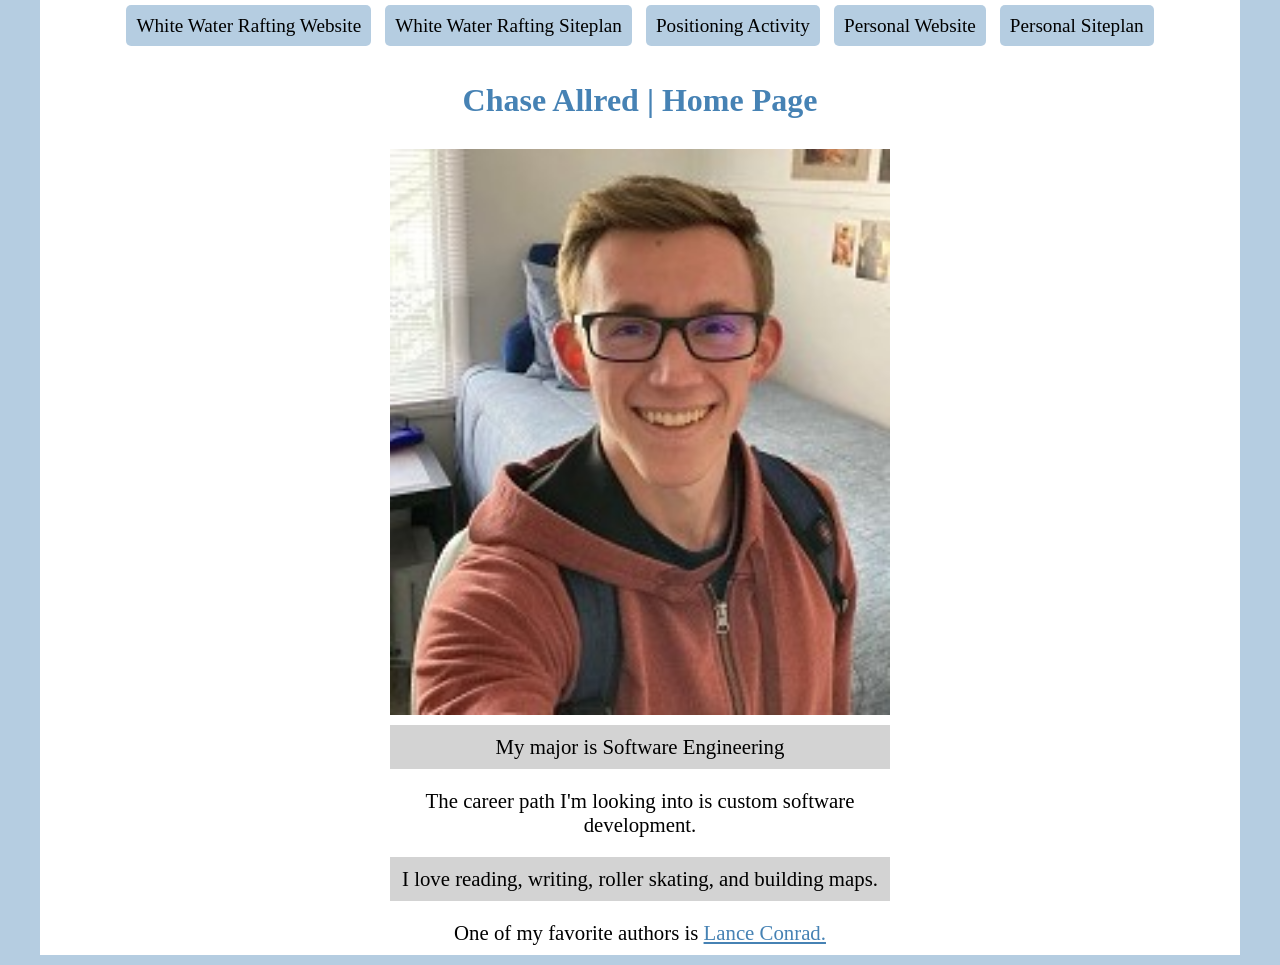
<file: index.html>
<!DOCTYPE html>
<html lang="en">
<head>
    <meta charset="UTF-8">
    <meta http-equiv="X-UA-Compatible" content="IE=edge">
    <meta name="viewport" content="width=device-width, initial-scale=1.0">
    <link rel="stylesheet" href="styles/main.css">
    <title>WDD130 Home Page</title>
</head>
<body>
    <div id="container">
        <nav>
            <a id ="active" href="wwr/index.html">White Water Rafting Website</a>
            <a href="wwr/site-plan-rafting.html">White Water Rafting Siteplan</a>
            <a href="positioning.html">Positioning Activity</a>
            <a href="novel_research/index.html">Personal Website</a>
            <a href="novel_research/site-plan.html">Personal Siteplan</a>
        </nav>      
        <div>      
            <h1>Chase Allred | Home Page</h1>     
            <img src="myphoto.jpg" alt="Image of me">
            <p class="room"> My major is Software Engineering</p>
            <p>The career path I'm looking into is custom software development. </p>
            <p class="room"> I love reading, writing, roller skating, and building maps. </p>
            <p>One of my favorite authors is <a href="https://lanceconradbooks.com/" target="_blank">Lance Conrad.</a></p>
        </div>
    </div>
</body>
</html>
</file>
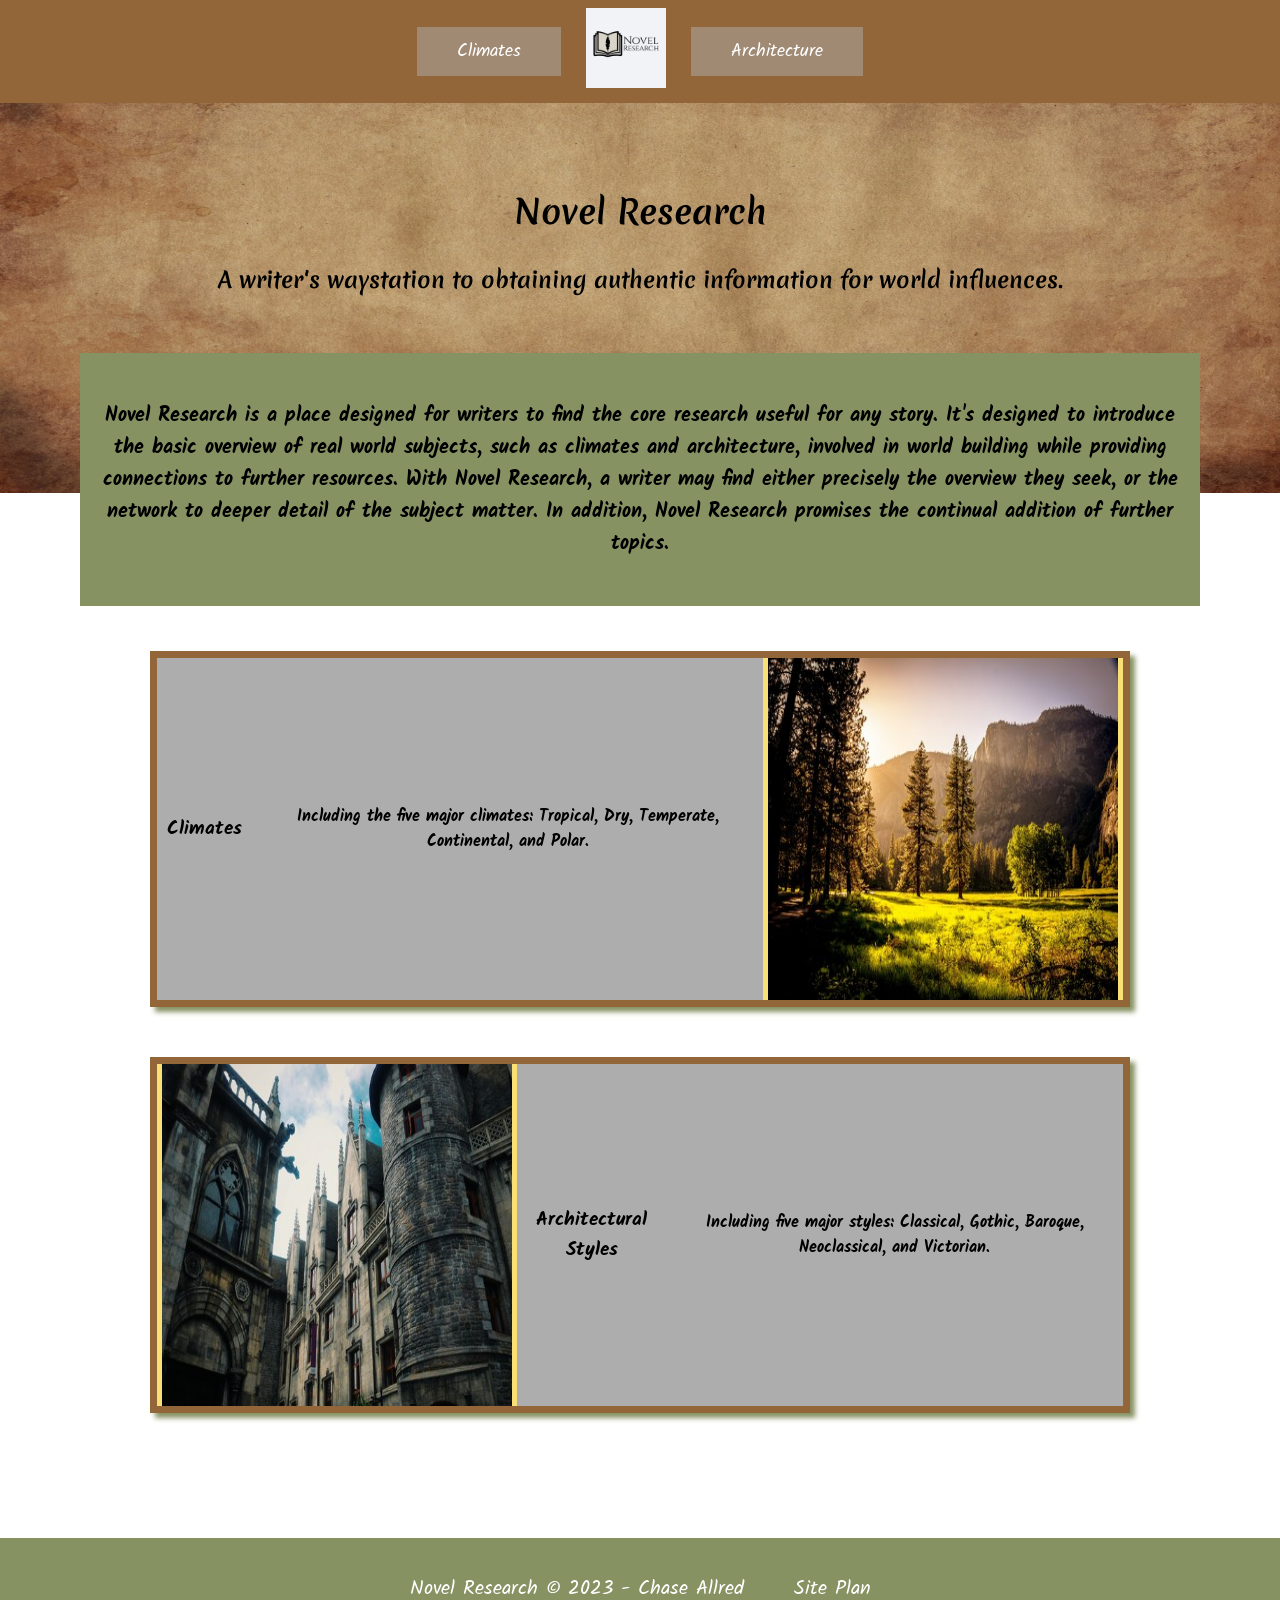
<file: novel_research/index.html>
<!DOCTYPE html>
<html lang="en">
<head>
    <meta charset="UTF-8">
    <meta http-equiv="X-UA-Compatible" content="IE=edge">
    <meta name="viewport" content="width=device-width, initial-scale=1.0">
    <title>Novel Research</title>
    <link rel="stylesheet" href="styles/styles.css">
</head>
<body>
    <div id="content">
        <header>
            <nav>
                <!-- <a href="index.html">Home</a> -->
                <a class="climate-nav" href="climates.html">Climates</a>
                <a id="logo-link" href="index.html">
                    <img class="logo" src="images/novelResearchLogo.png" alt="Novel Research Logo">
                </a>
                <a class="architecture-nav" href="architecture.html">Architecture</a>
            </nav>
        </header>

        <div id="hero">
            <div id="hero-box">
                <img id="hero-img" src="images/parchment.jpg" alt="Parchment Image">
            </div>
            <section id="hero-msg">
                <h1 class="home-title">Novel Research</h1>
                <h4>A writer's waystation to obtaining authentic information for world influences.</h4>
            </section>
        </div>
        
        <main class="home-grid">
            <div id="mission-box">
                <section id="mission-statement">
                    <h4>Novel Research is a place designed for writers to find the core research useful for any story. It's designed to introduce the basic overview of real world subjects, such as climates and architecture, involved in world building while providing connections to further resources. With Novel Research, a writer may find either precisely the overview they seek, or the network to deeper detail of the subject matter. In addition, Novel Research promises the continual addition of further topics.</h4>
                </section>
            </div>
            <section style="overflow:hidden" class="climate-card">
                <h3>Climates</h3>
                <h4>Including the five major climates: Tropical, Dry, Temperate, Continental, and Polar. </h4>
                <img class="card-img" src="images/climateOverviewResized.jpg" alt="Landscape Meadow Valley and Mountain Image">
            </section>
            
            <section style="overflow:hidden" class="architecture-card">
                <h4>Including five major styles: Classical, Gothic, Baroque, Neoclassical, and Victorian.</h4>
                <h3>Architectural Styles</h3>
                <img class="card-img" src="images/architectureOverviewResized.jpg" alt="Architecture Castle Image">
            </section>
        </main>
        
        <footer>
            <p>Novel Research &copy; 2023 - Chase Allred</p>
            <p><a href="site-plan.html">Site Plan</a></p>
        </footer>
    </div>
</body>
</html>
</file>
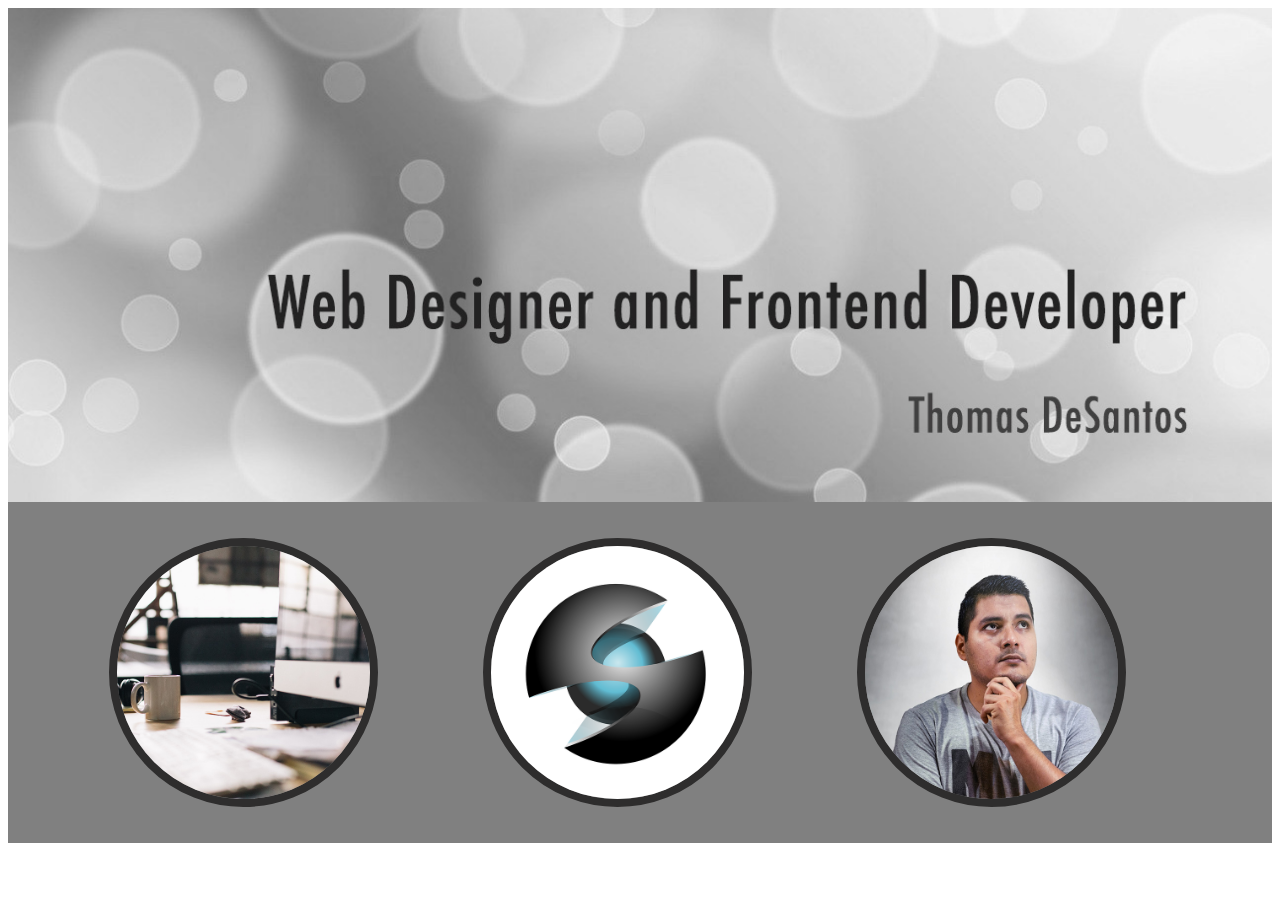
<file: w5iceChallenge/index.html>
<!DOCTYPE html>
<html lang="en">
<head>
    <meta charset="UTF-8">
    <meta http-equiv="X-UA-Compatible" content="IE=edge">
    <meta name="viewport" content="width=device-width, initial-scale=1.0">
    <link rel="stylesheet" href="styles/w5iceChallenge.css">
    <title>Document</title>
</head>
<body>
    <div id="content">
        <div id="title">
            <img class="title" src="images/titleimage_with_circles.jpg" alt="Title Image with Circles"> 
        </div>

        <main class="home-grid">
            <img class="icons" src="images/desk.jpg" alt="Desk">
            <img class="icons" src="images/graphic.png" alt="Graphic Icon">
            <img class="icons" src="images/person.jpg" alt="Person">    
        </main>        
    </div>    
</body>
</html>
</file>
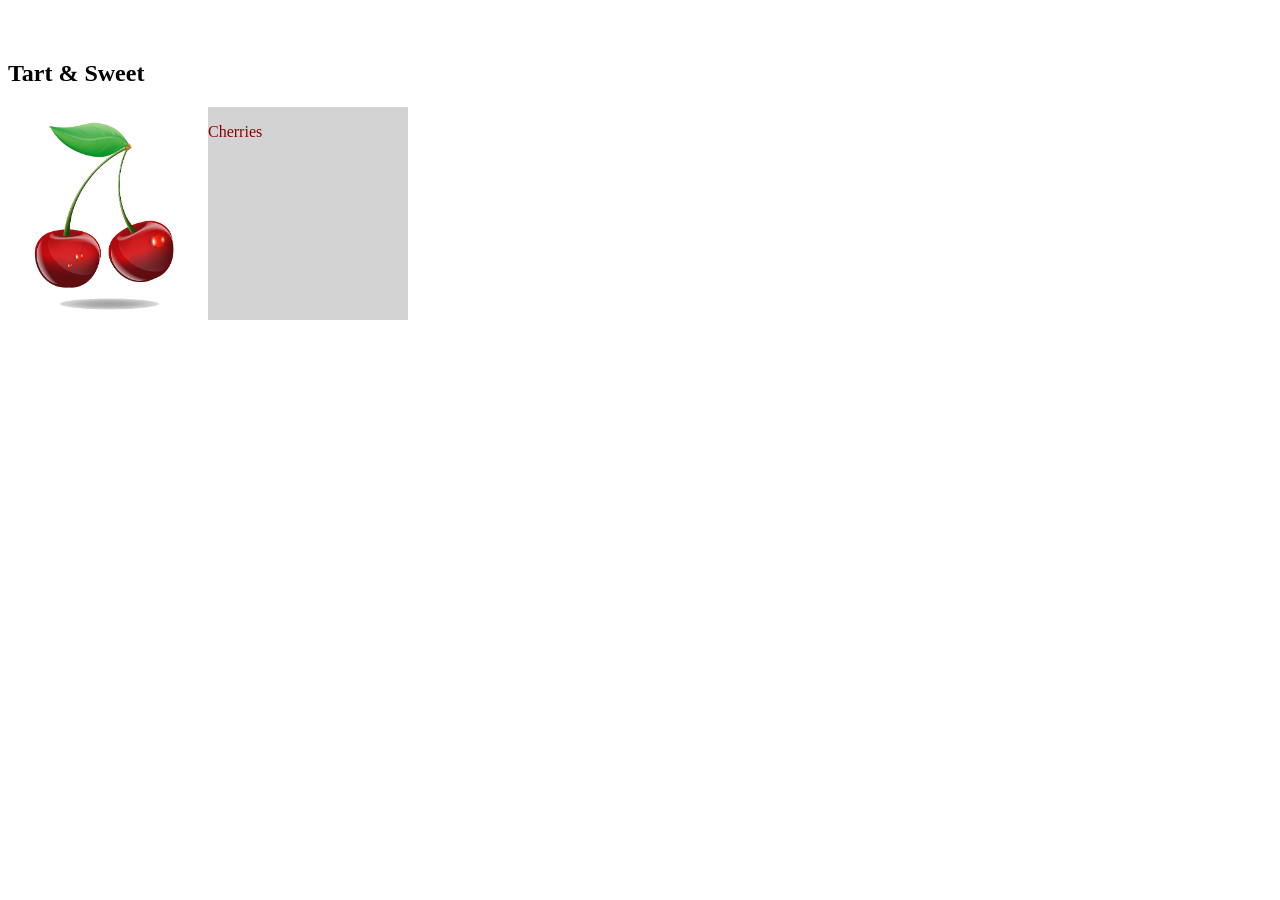
<file: w7iceChallenge/index.html>
<!DOCTYPE html>
<html lang="en">
<head>
    <meta charset="UTF-8">
    <meta http-equiv="X-UA-Compatible" content="IE=edge">
    <meta name="viewport" content="width=device-width, initial-scale=1.0">
    <link rel="stylesheet" href="styles/w7iceChallenge.css">
    <title>Tart and Sweet</title>
</head>
<body>
    <div id="content">
       
        <main class="home-grid">
            <div class="title">
                <h2>Tart & Sweet</h2>
            </div>

            <section class="left">
                <img class="cherries" src="images/cherries.png" alt="Cherries">
            </section>   
            
            <section class="right">
                <p>Cherries</p>
            </section>

        </main>

    </div>
</body>
</html>
</file>
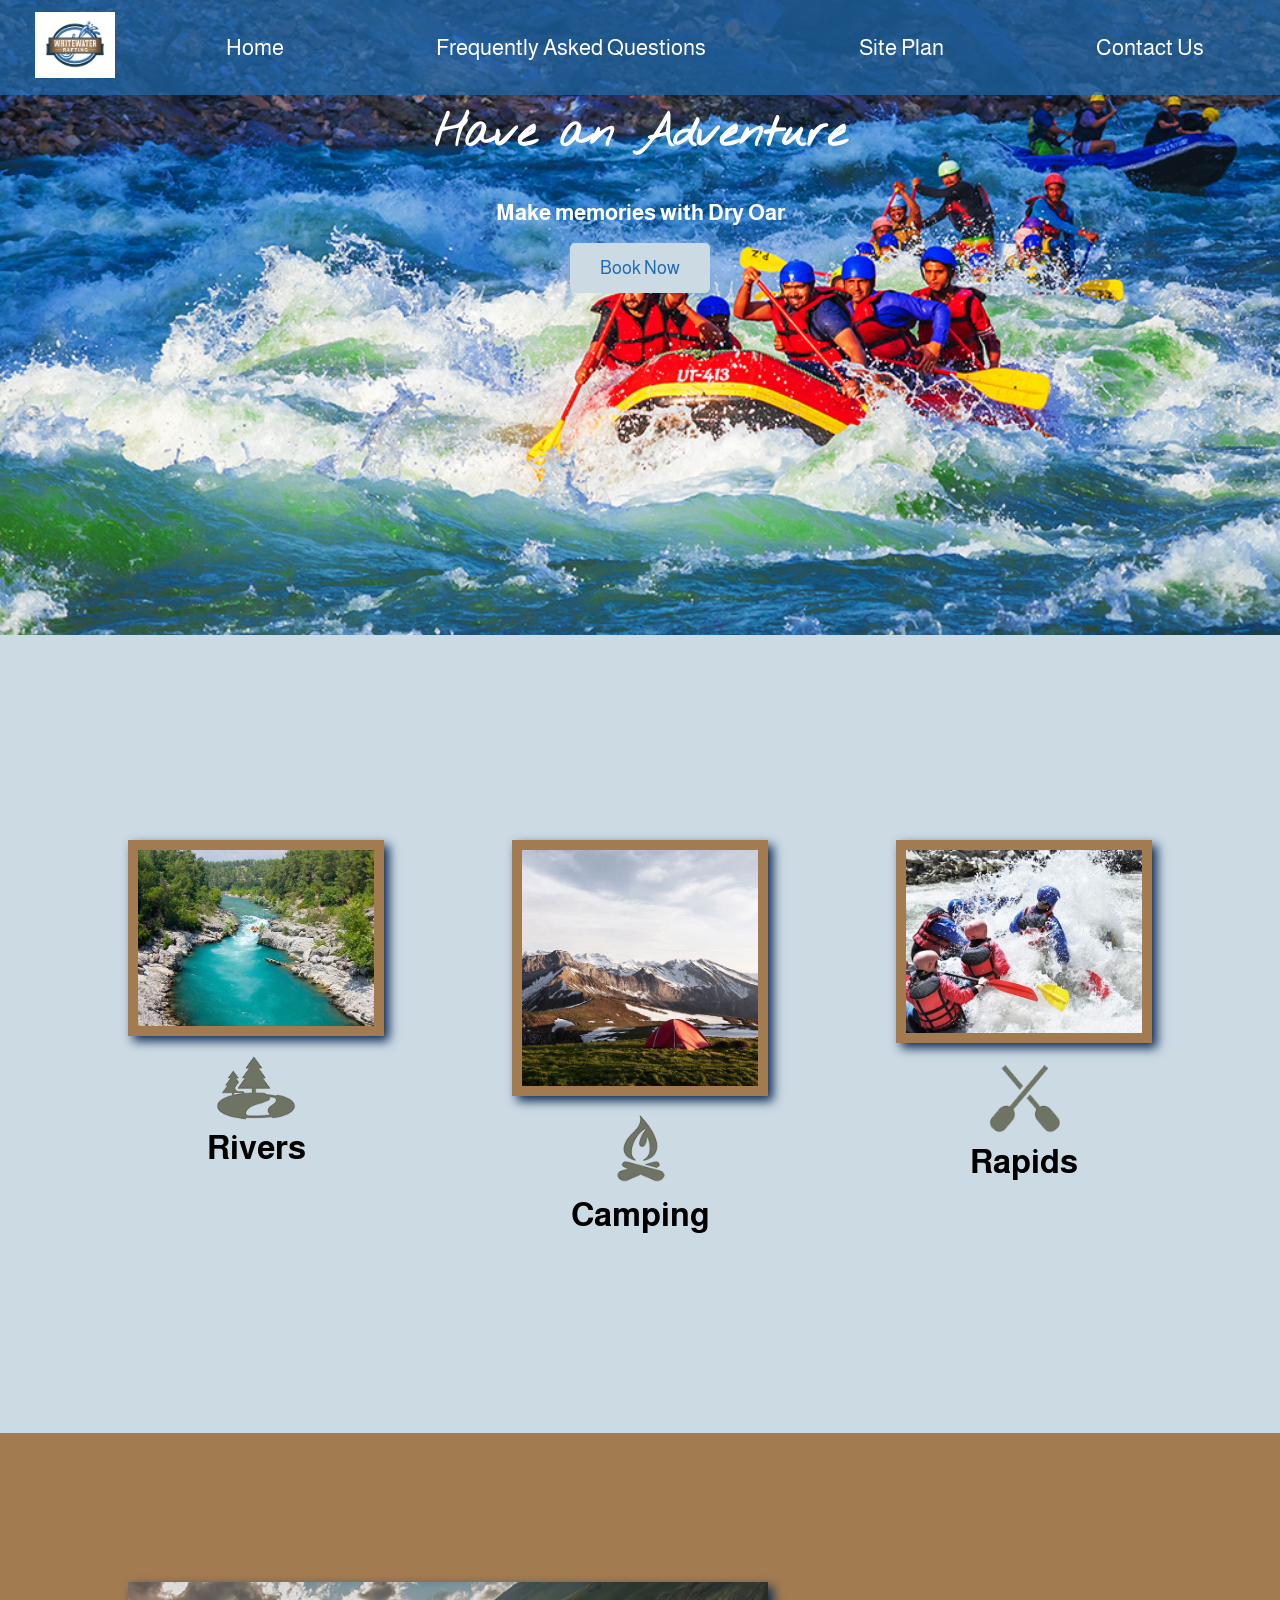
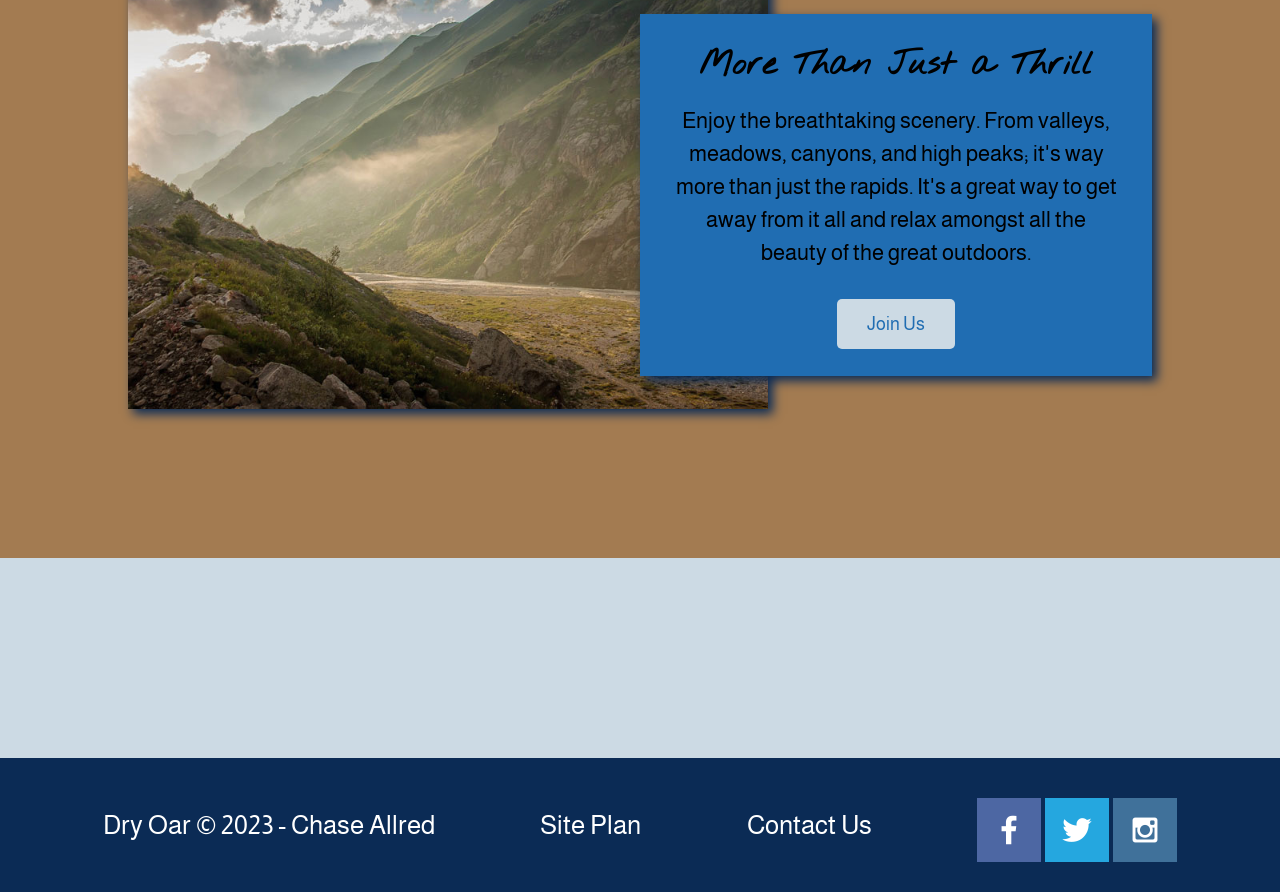
<file: wwr/index.html>
<!DOCTYPE html>
<html lang="en">
<head>
    <meta charset="UTF-8">
    <meta http-equiv="X-UA-Compatible" content="IE=edge">
    <meta name="viewport" content="width=device-width, initial-scale=1.0">
    <link rel="stylesheet" href="styles/style.css">
    <title>Whitewater Rafting Escapes | Dry Oar Adventures | Home</title>
</head>
<body>
    <div id="content">
        <header>
            <a id="logo_link" href="index.html">
                <img class="logo" src="images/logo.jpg" alt="Dry Oar Logo">
            </a>
            <nav>
                <a href="index.html">Home</a>
                <a href="faq.html">Frequently Asked Questions</a>
                <a href="site-plan-rafting.html">Site Plan</a>
                <a href="contactus.html">Contact Us</a>
            </nav>
        </header> 

        <div id="hero">
            <div id="hero-box">
                <img id="hero-img" src="images/hero.jpg" alt="People enjoying rafting">
            </div>
            <section id="hero-msg">
                <h1 class="home-title">Have an Adventure</h1>
                <h4>Make memories with Dry Oar</h4>
                <div class="button-box">
                    <a class="book" href="contactus.html">Book Now</a>
                </div>
            </section>
        </div>

        <main class="home-grid">
            <section class="rivers-card">
                <img class="card-img" src="images/rivers.jpg" alt="river in forest">
                <img class="icon" src="images/river_icon.png" alt="river icon">
                <h2>Rivers</h2>
            </section>
            <section class="camping-card">
                <img class="card-img" src="images/camping.jpg" alt="tent in mountains">
                <img class="icon" src="images/fire_icon.png" alt="fire icon">
                <h2>Camping</h2>
            </section>
            <section class="rapids-card">
                <img class="card-img" src="images/rapids.jpg" alt="rafting boat">
                <img class="icon" src="images/oars.png" alt="oars icon">
                <h2>Rapids</h2>
            </section>
            <div id="background"></div>
            <img class="mountains" src="images/mountains.jpg" alt="canyon">
            <section class="msg">
                <h2>More Than Just a Thrill</h2>
                <p>Enjoy the breathtaking scenery. From valleys, meadows, canyons, and high peaks; it's way more than just the rapids. It's a great way to get away from it all and relax amongst all the beauty of the great outdoors.</p>
                <a class='join' href="rivers.html">Join Us</a>
            </section>
        </main>

        <footer>
            <p>Dry Oar &copy; 2023 - Chase Allred</p>
            <p><a href="site-plan-rafting.html">Site Plan</a></p>
            <p><a href="contactus.html">Contact Us</a></p>
            <div class="social">
                <a href="https://facebook.com" target="_blank">
                    <img src="images/facebook.png" alt="fb icon">
                </a>
                <a href="https://twitter.com" target="_blank">
                    <img src="images/twitter.png" alt="twitter icon">
                </a>
                <a href="https://instagram.com" target="_blank">
                    <img src="images/instagram.png" alt="instagram icon">
                </a>
            </div>
        </footer>
    </div>
</body>
</html>
</file>
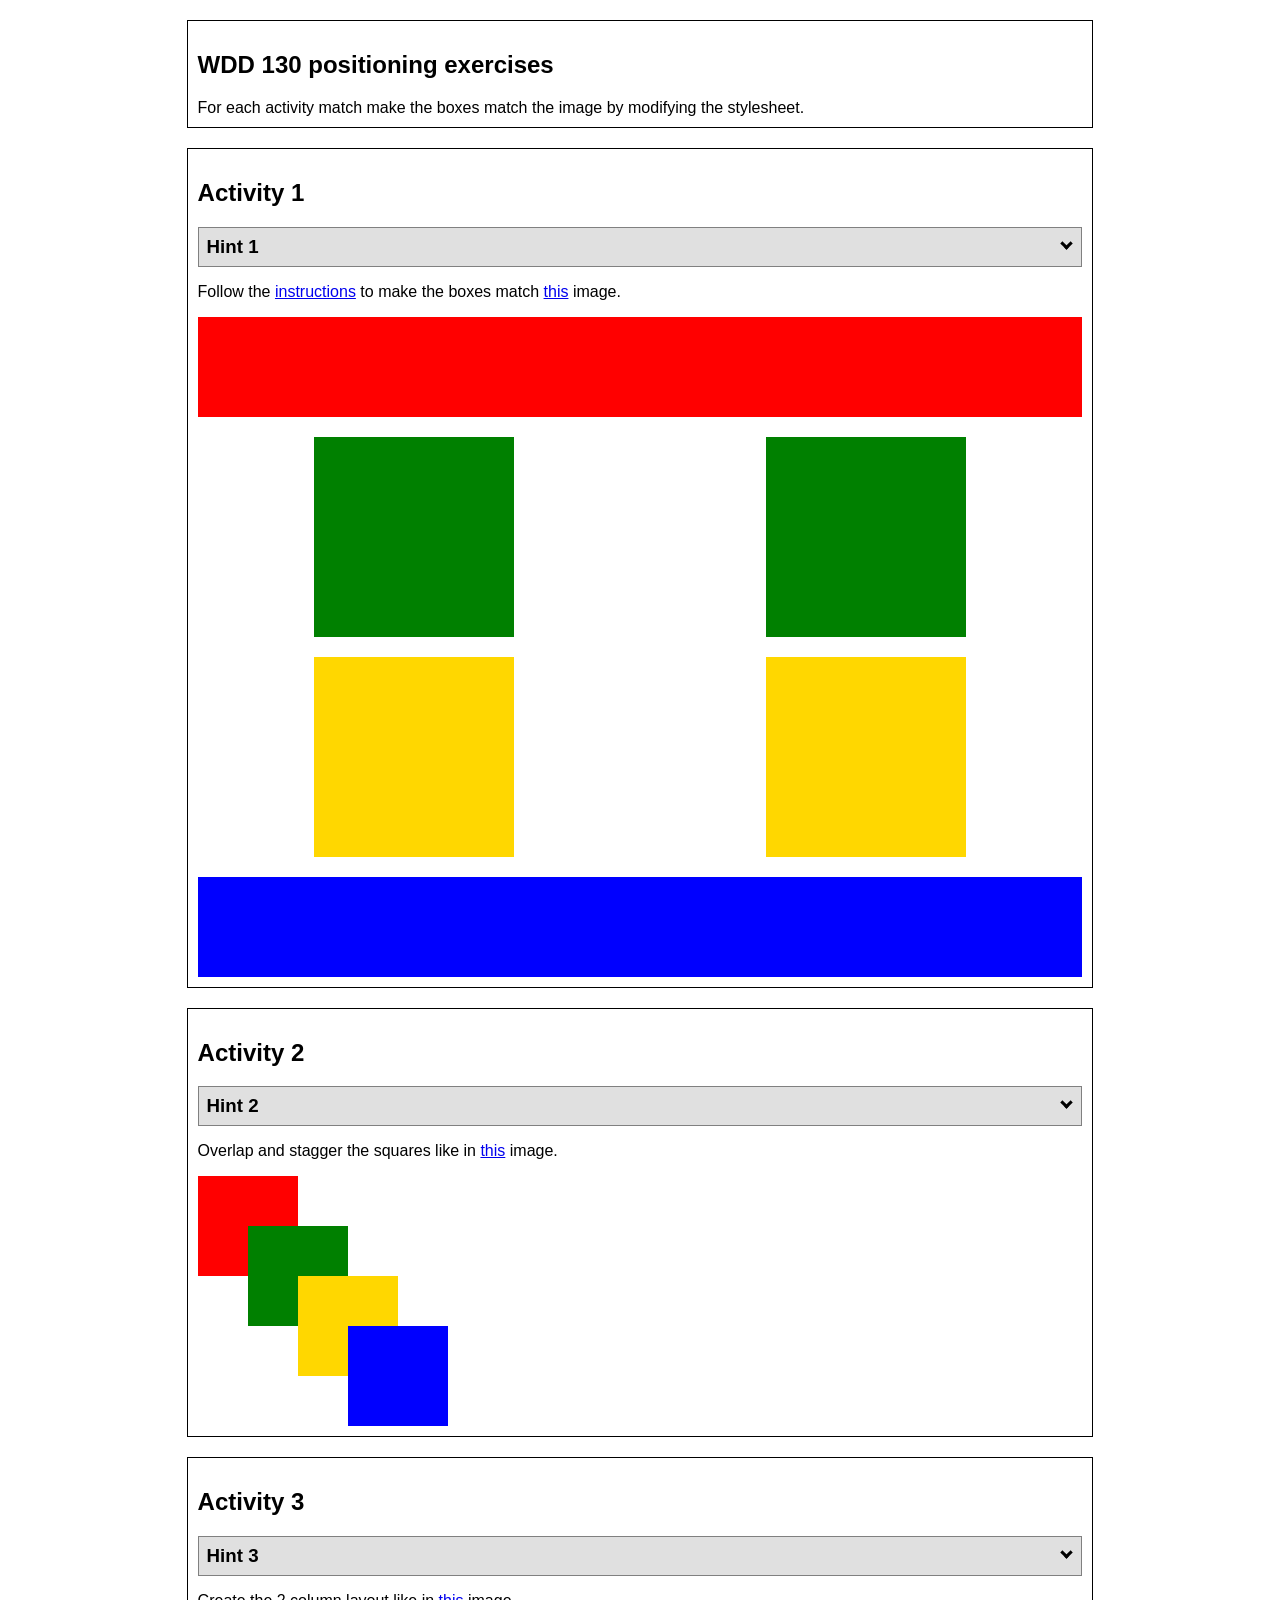
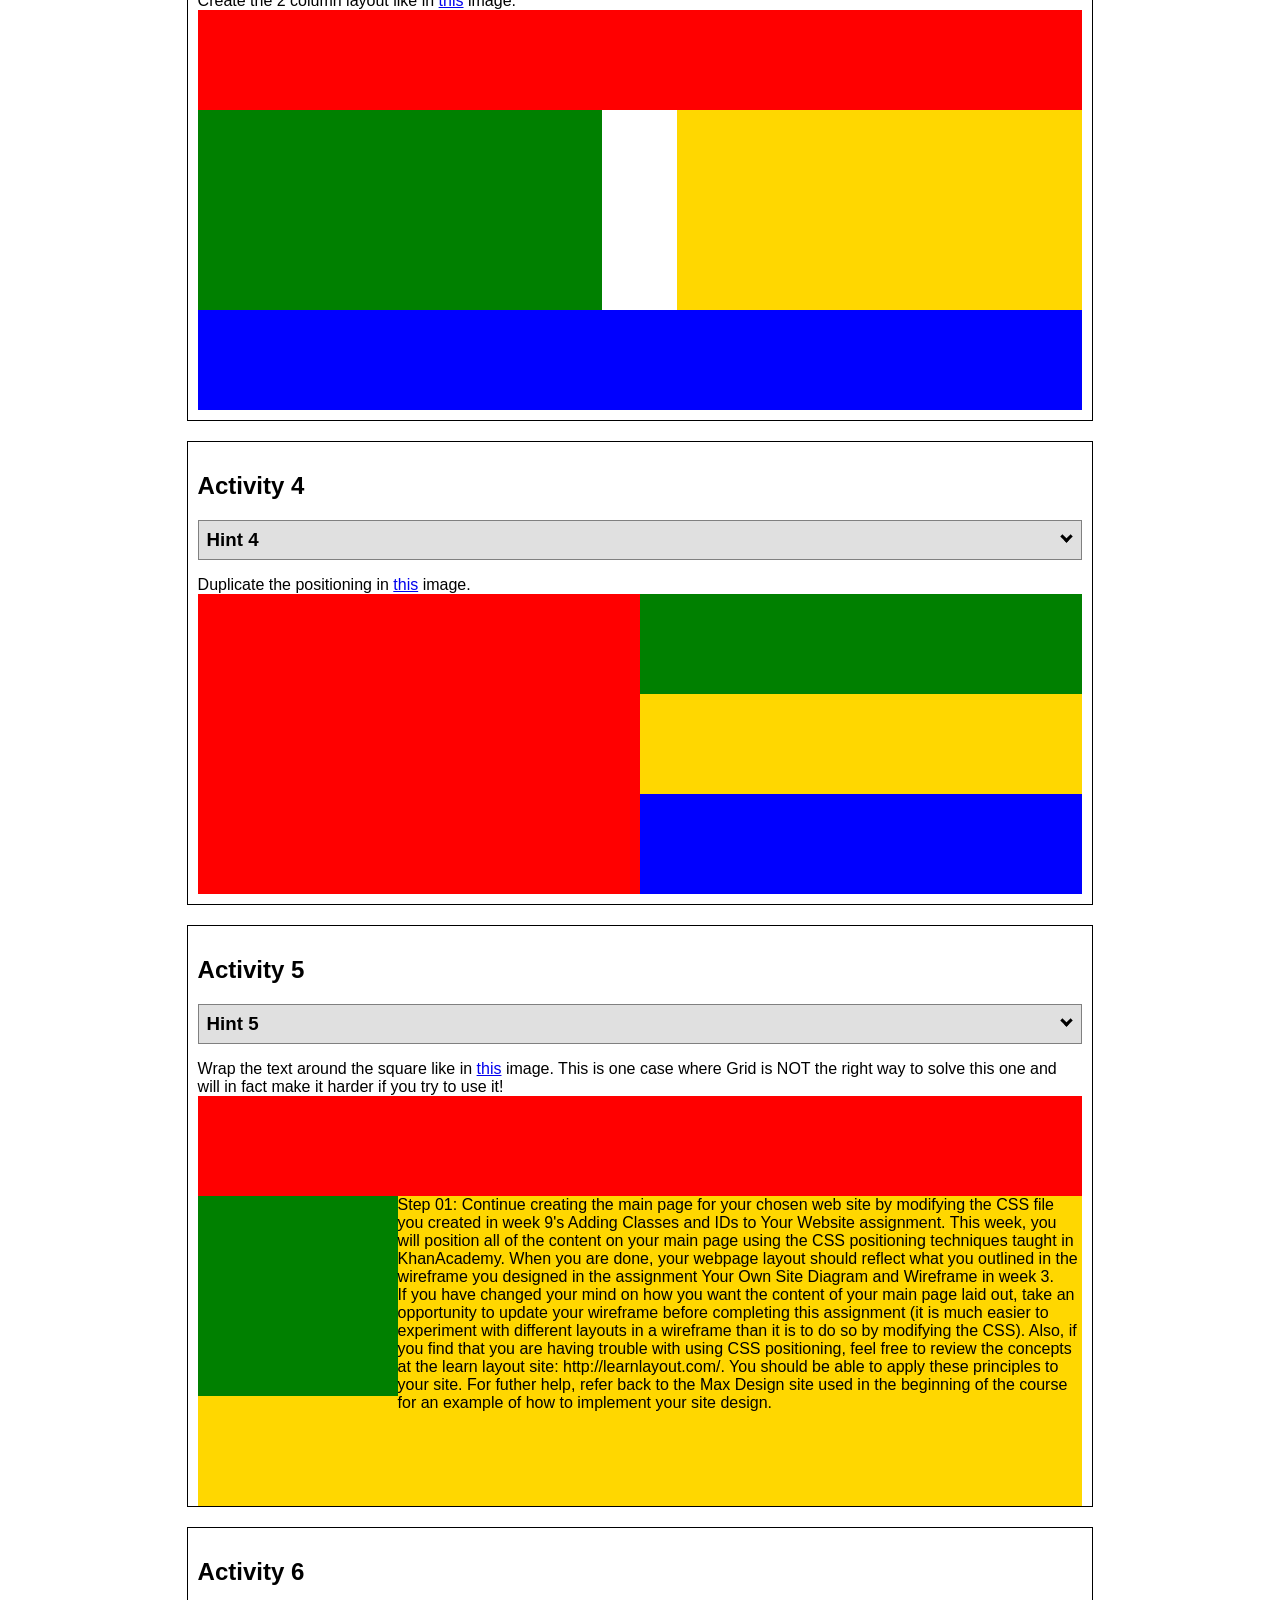
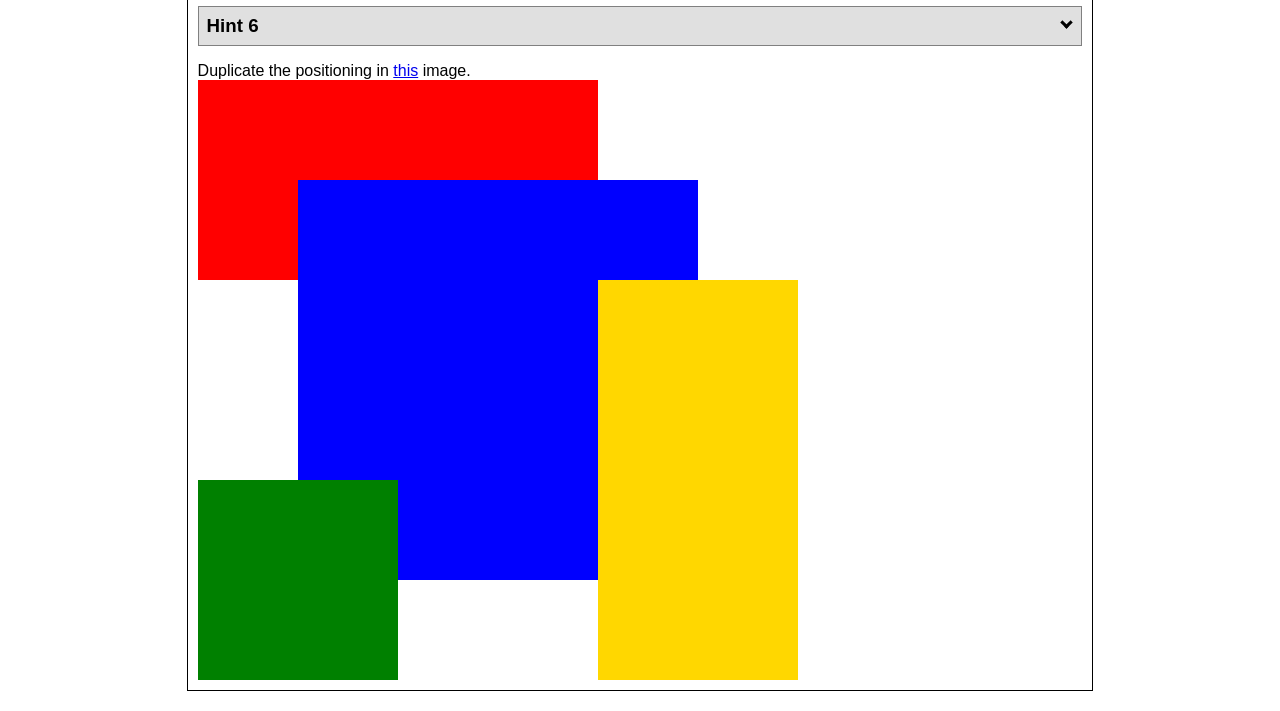
<file: positioning.html>
<!DOCTYPE html>
<html lang="en">
  <head>
    <!-- HTML - Name: positioning.html -->
    <title>Positioning Activity</title>
    <link rel="stylesheet" type="text/css" href="positionstyles.css" />
  </head>
  <body>
    <div class="activity">
      <h2>WDD 130 positioning exercises</h2>
      For each activity match make the boxes match the image by modifying the stylesheet.</div>
    <div class="activity">
      <h2>Activity 1</h2>
      <section class="hint"><input type="checkbox" ><i></i> <h3>Hint 1</h3><div><p>Check out the <a href="https://byui-wdd.github.io/wdd130/activities/w06-css-positioning.html" target="_blank">activity instructions</a> in Ilearn!</p></div></section>
      <p>Follow the <a href="https://byui-wdd.github.io/wdd130/activities/w06-css-positioning.html" target="_blank">instructions</a> to make the boxes match  <a href="https://byui-wdd.github.io/wdd130/images/example1.png" target="_blank">this</a> image.</p>
      <div class="content1" >
        <div class="red1" ></div>
        <div class="green1" ></div>
        <div class="green1" ></div>
        <div class="yellow1"></div>
        <div class="yellow1"></div>
        <div class="blue1"></div>
      </div>
    </div>
    <div class="activity">
      <h2>Activity 2</h2>
      <section class="hint"><input type="checkbox" > <h3>Hint 2</h3><i></i><div>
      <ul>
      <li>grid-template-columns: 50px 50px 50px 50px 50px </li></ul></div></section>
      <p>Overlap and stagger the squares like in <a href="https://byui-wdd.github.io/wdd130/images/example2.png" target="_blank">this</a> image.</p>
      <div class="content2" >
        <div class="red2" ></div>
        <div class="green2" ></div>
        <div class="yellow2"></div>
        <div class="blue2"></div>
      </div>
    </div>
    <div class="activity">
      <h2>Activity 3</h2>
      <section class="hint"><input type="checkbox" > <h3>Hint 3</h3><i></i><div><p>This one is going to be best solved with CSS Grid. Remember to make the boxes the right width first...then start moving them around. </p><h4>Properties used:</h4><ul><li>display:grid;</li><li>grid-template-columns:</li><li>grid-column-gap:</li>
        <li>grid-column:</li>  </ul></div></section>
      Create the 2 column layout like in <a href="https://byui-wdd.github.io/wdd130/images/example3.png" target="_blank">this</a>  image.
      <div class="content3" >
        <div class="red3" ></div>
        <div class="green3" ></div>
        <div class="yellow3"></div>
        <div class="blue3"></div>
      </div>
    </div>
    <div class="activity">
      <h2>Activity 4</h2>
      <section class="hint"><input type="checkbox" > <h3>Hint 4</h3><i></i><div><p>For the others we have been primarily concerned with width. For this one you will need to adjust height as well. </p><h4>Properties used:</h4><ul><li>display:grid;</li><li>grid-template-columns:</li><li>grid-row:</li></ul></div></section>
      Duplicate the positioning in <a href="https://byui-wdd.github.io/wdd130/images/example4.png" target="_blank">this</a> image. 
      <div class="content4" >
        <div class="red4" ></div>
        <div class="green4" ></div>
        <div class="yellow4"></div>
        <div class="blue4"></div>
      </div>
    </div>

    <div class="activity">
      <h2>Activity 5</h2>
      <section class="hint"><input type="checkbox" > <h3>Hint 5</h3><i></i><div><p>Grid is <strong>not</strong> the right way to do this.  In fact there is only one way to really do that...and that is with float. Remember that we float the thing we want the text to wrap around.  Also remember to start by making all the shapes the right size and shape.</p><h4>Properties used:</h4><ul><li>float: left;</li></ul></div></section>
      Wrap the text around the square like in <a href="https://byui-wdd.github.io/wdd130/images/example5.png" target="_blank">this</a> image. This is one case where Grid is NOT the right way to solve this one and will in fact make it harder if you try to use it!
      <div class="content5" >
        <div class="red5" ></div>
        <div class="green5" ></div>
        <div class="yellow5">Step 01: Continue creating the main page for your chosen web site by modifying the CSS file you created in week 9's Adding Classes and IDs to Your Website assignment. This week, you will position all of the content on your main page using the CSS positioning techniques taught in KhanAcademy. When you are done, your webpage layout should reflect what you outlined in the wireframe you designed in the assignment Your Own Site Diagram and Wireframe in week 3. <br />
          If you have changed your mind on how you want the content of your main page laid out, take an opportunity to update your wireframe before completing this assignment (it is much easier to experiment with different layouts in a wireframe than it is to do so by modifying the CSS). Also, if you find that you are having trouble with using CSS positioning, feel free to review the concepts at the learn layout site: http://learnlayout.com/. You should be able to apply these principles to your site. For futher help, refer back to the Max Design site used in the beginning of the course for an example of how to implement your site design.</div>
        <div class="blue5"></div>
      </div>
    </div>
    <div class="activity">
      <h2>Activity 6</h2>
      <section class="hint"><input type="checkbox" > <h3>Hint 6</h3><i></i><div><p>This one is all about visualizing the grid behind the layout. If you are having a hard time doing that first: all the sizes are even multiples of 100, and second here is another example with the lines drawn: <a href="https://byui-wdd.github.io/wdd130/images/example6-hint.png" target="_blank">example 6 with lines</a>. For this one you will find it easiest if you use px for the column width. You can also use <kbd>z-index</kbd> to control the element layering.    </p><h4>Properties used:</h4><ul><li>display:grid;</li><li>grid-template-columns:</li><li>grid-column:</li><li>grid-row:</li><li><a href="https://www.w3schools.com/cssref/pr_pos_z-index.asp" target="_blank">z-index:</a></li></ul></div></section>
      Duplicate the positioning in <a href="https://byui-wdd.github.io/wdd130/images/example6.png" target="_blank">this</a> image.
      <div class="content6" >
        <div class="red6" ></div>
        <div class="green6" ></div>
        <div class="yellow6"></div>
        <div class="blue6"></div>
      </div>
    </div>
  </body>
</html>
</file>
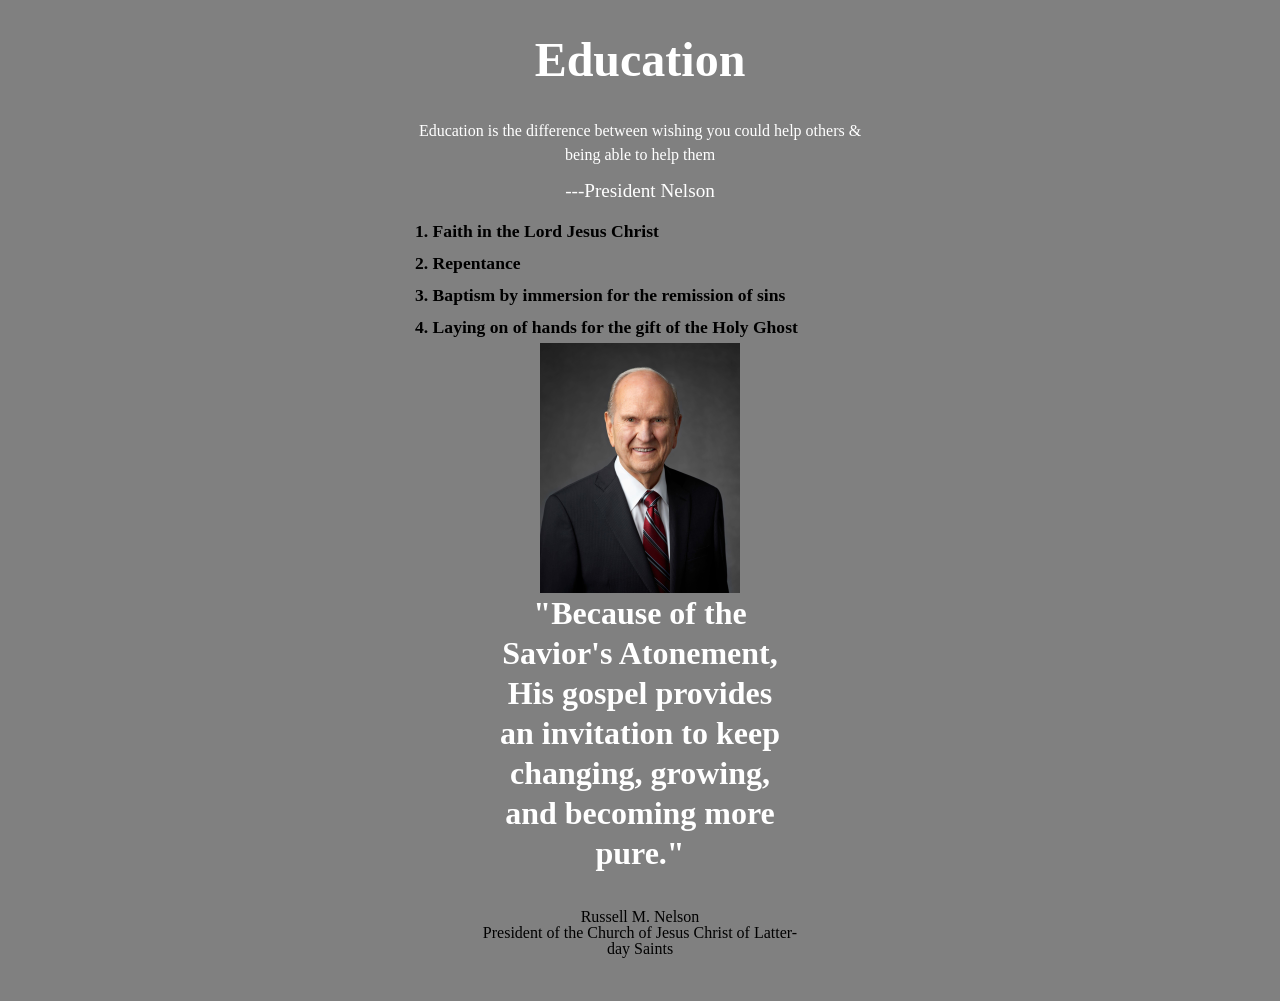
<file: iceChallenge/icechallenge.html>
<!DOCTYPE html>
<html lang="en">
<head>
    <meta charset="UTF-8">
    <meta http-equiv="X-UA-Compatible" content="IE=edge">
    <meta name="viewport" content="width=device-width, initial-scale=1.0">
    <link rel="stylesheet" href="styles/icechallenge.css">
    <title>President Nelson</title>
</head>
<body>
    <div id="container">
        <div>
            <h1>Education</h1>
            <p class="opening"> Education is the difference between wishing you could help others & being able to help them</p>
            <p class="author">---President Nelson</p>

            <p class="list">1. Faith in the Lord Jesus Christ</p>
            <p class="list">2. Repentance</p>
            <p class="list">3. Baptism by immersion for the remission of sins</p>
            <p class="list">4. Laying on of hands for the gift of the Holy Ghost</p>

            <div id="prophet">
                <img src="images/presidentNelson.jpeg" alt="President Nelson">
            </div>

            <h2>"Because of the Savior's Atonement, His gospel provides an invitation to keep changing, growing, and becoming more pure."</h2>
            <br>
            <br>

            <p class="authorName">Russell M. Nelson</p>
            <p class="authorName">President of the Church of Jesus Christ of Latter-day Saints</p>
            <br>
            <br>
        </div>
    </div>
</body>
</html>
</file>
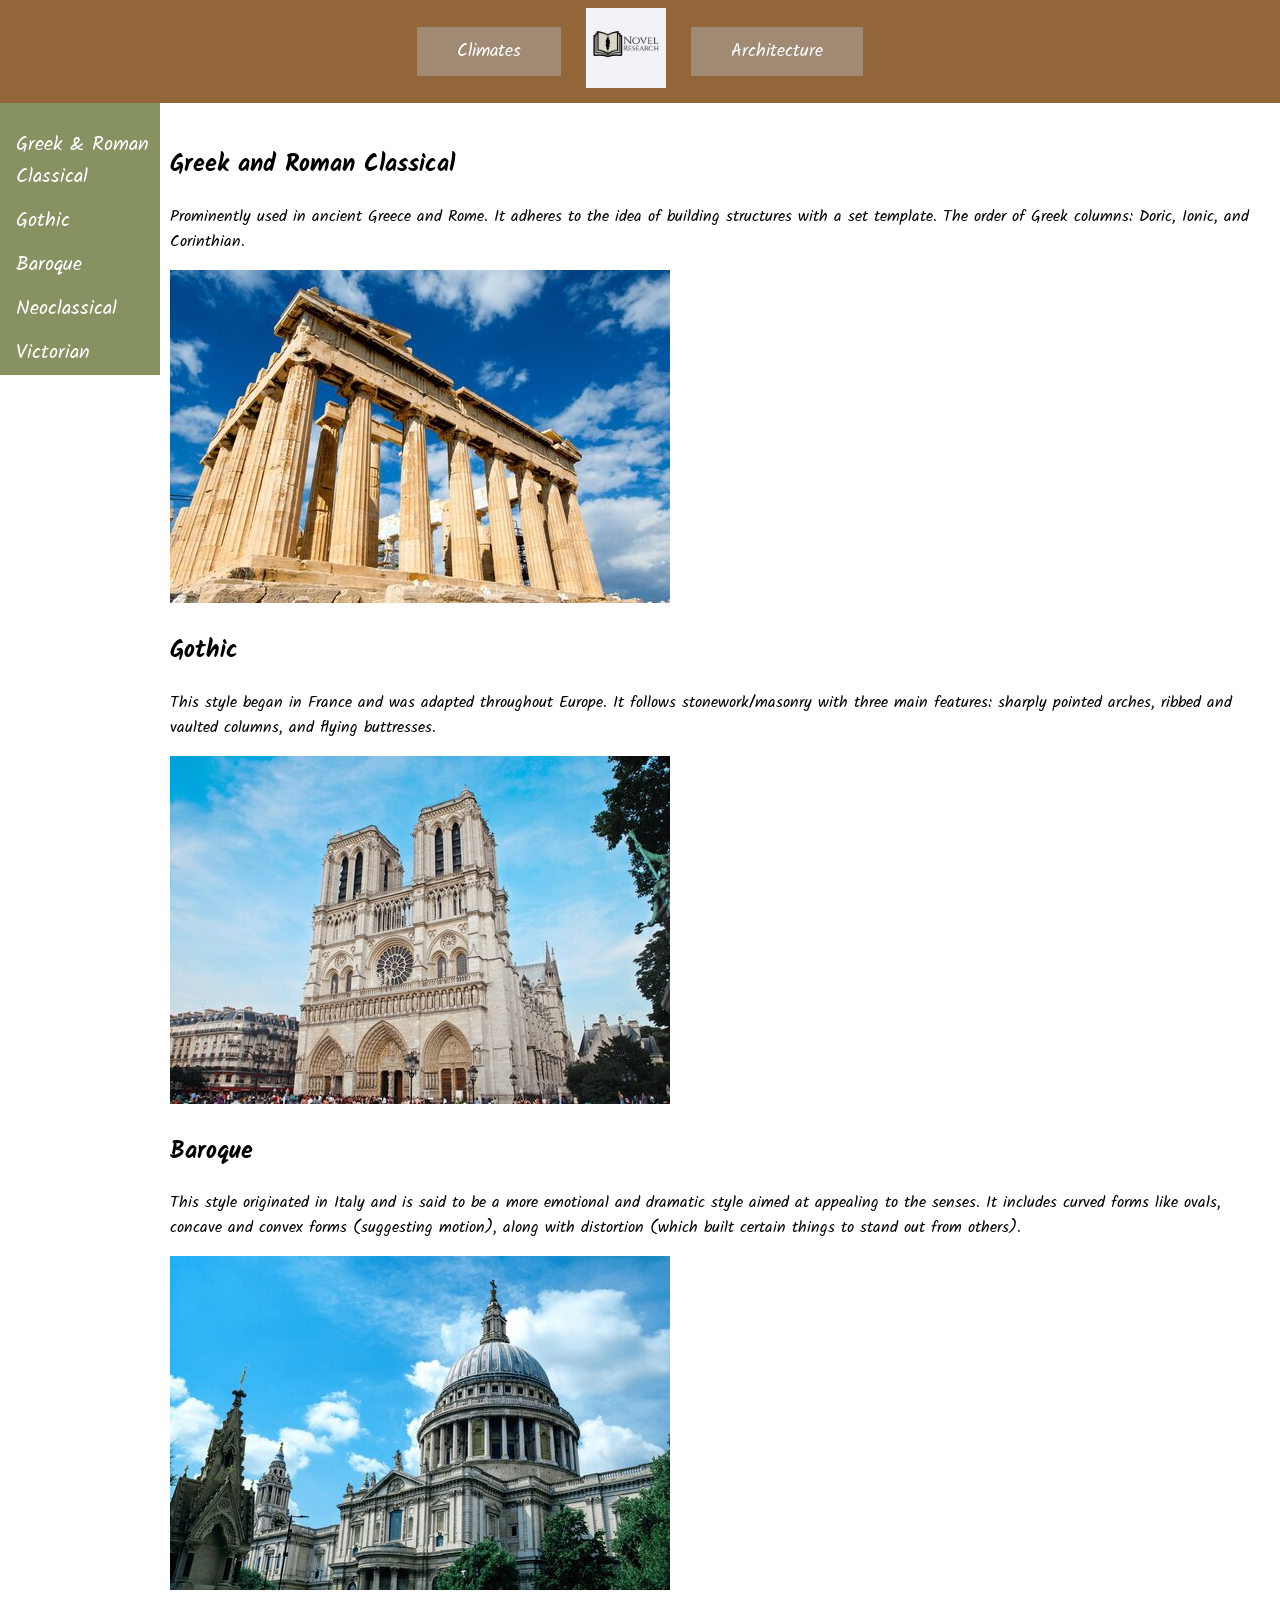
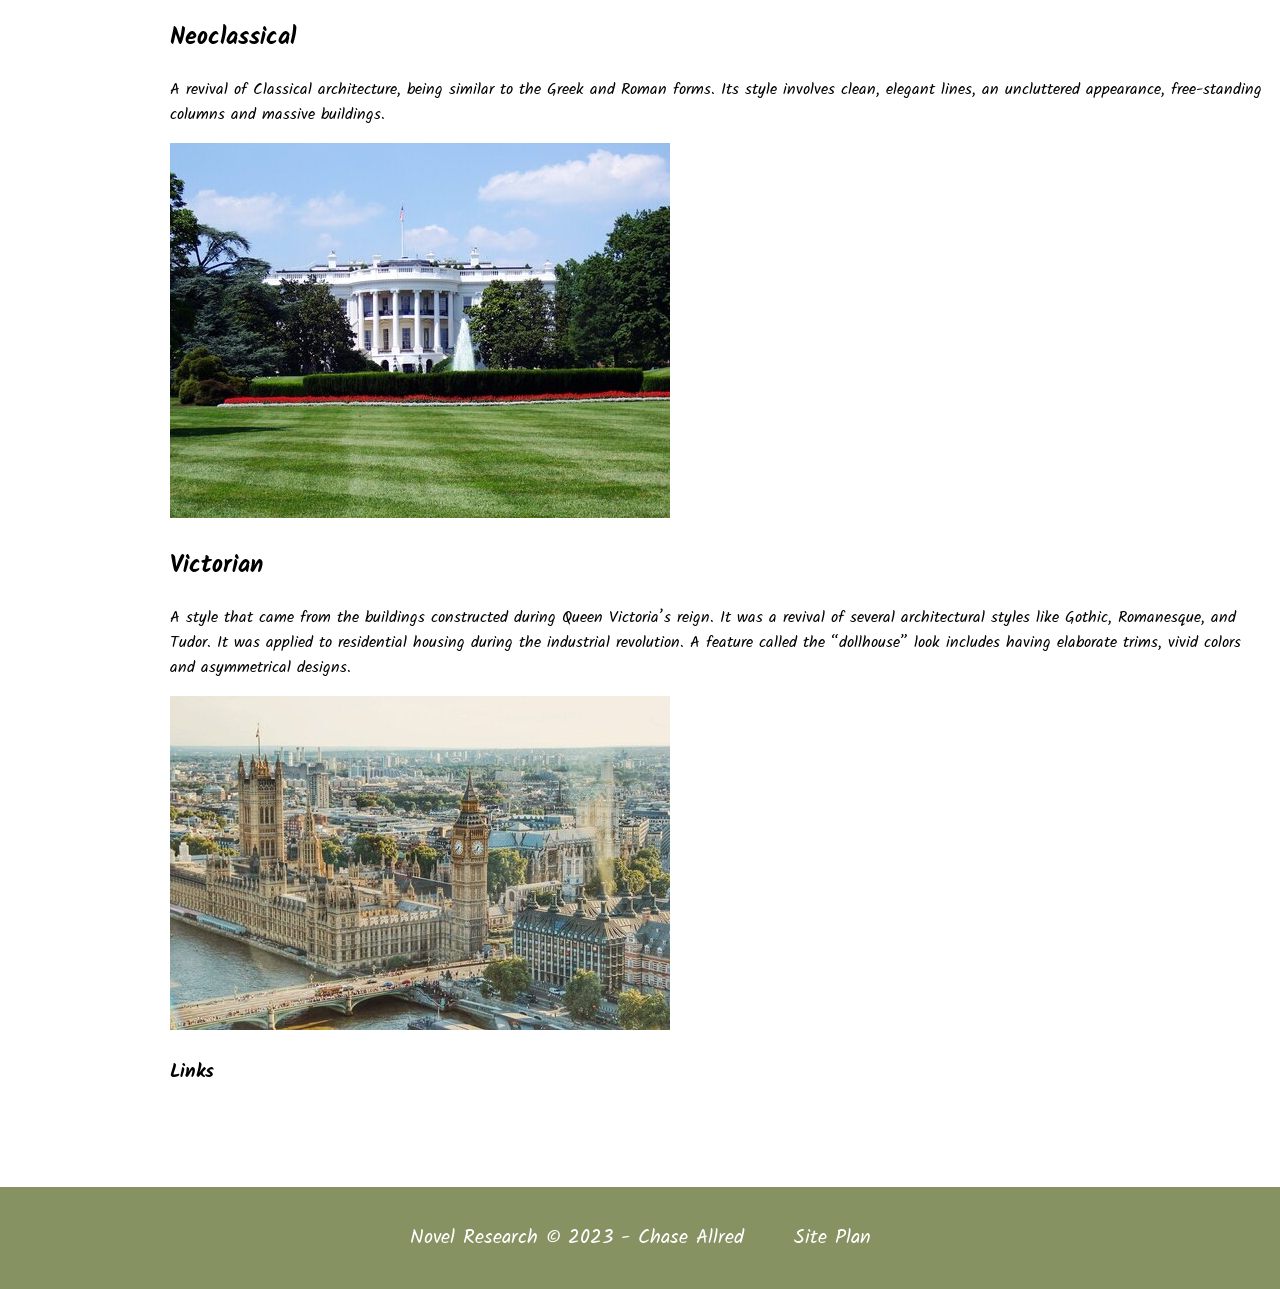
<file: novel_research/architecture.html>
<!DOCTYPE html>
<html lang="en">
<head>
    <meta charset="UTF-8">
    <meta http-equiv="X-UA-Compatible" content="IE=edge">
    <meta name="viewport" content="width=device-width, initial-scale=1.0">
    <title>Architecture</title>
    <link rel="stylesheet" href="styles/styles.css">
</head>
<body>
    <div id="architecture-content">
        <header>
            <nav>
                <!-- <a href="index.html">Home</a> -->
                <a class="climate-nav" href="climates.html">Climates</a>
                <a id="logo-link" href="index.html">
                    <img class="logo" src="images/novelResearchLogo.png" alt="Novel Research Logo">
                </a>
                <a class="architecture-nav" href="architecture.html">Architecture</a>
            </nav>
        </header>

        <!-- Side Navigation -->
        <div class="sidenav">
            <a href="#greek&roman-style">Greek & Roman Classical</a>
            <a href="#gothic-style">Gothic</a>
            <a href="#baroque-style">Baroque</a>
            <a href="#neoclassical-style">Neoclassical</a>
            <a href="#victorian-style">Victorian</a>
        </div>
        
        <main class="architecture-grid">
            
            <section id="greek&roman-style">
                <h2>Greek and Roman Classical</h2>
                <p>Prominently used in ancient Greece and Rome. It adheres to the idea of building structures with a set template. The order of Greek columns: Doric, Ionic, and Corinthian.</p>
                <img class="style-img" src="images/classicalArchitecture.jpg" alt="Greek & Roman Classical Architecture">
            </section>

            <section id="gothic-style">
                <h2>Gothic</h2>
                <p>This style began in France and was adapted throughout Europe. It follows stonework/masonry with three main features: sharply pointed arches, ribbed and vaulted columns, and flying buttresses.</p>
                <img class="style-img" src="images/gothicArchitecture.jpg" alt="Gothic Architecture">
            </section>

            <section id="baroque-style">
                <h2>Baroque</h2>
                <p>This style originated in Italy and is said to be a more emotional and dramatic style aimed at appealing to the senses. It includes curved forms like ovals, concave and convex forms (suggesting motion), along with distortion (which built certain things to stand out from others). </p>
                <img class="style-img" src="images/baroqueArchitecture.jpg" alt="Baroque Architecture">
            </section>

            <section id="neoclassical-style">
                <h2>Neoclassical</h2>
                <p>A revival of Classical architecture, being similar to the Greek and Roman forms. Its style involves clean, elegant lines, an uncluttered appearance, free-standing columns and massive buildings. </p>
                <img class="style-img" src="images/neoclassicalArchitecture.jpg" alt="Neoclassical Architecture">
            </section>

            <section id="victorian-style">
                <h2>Victorian</h2>
                <p>A style that came from the buildings constructed during Queen Victoria’s reign. It was a revival of several architectural styles like Gothic, Romanesque, and Tudor. It was applied to residential housing during the industrial revolution. A feature called the “dollhouse” look includes having elaborate trims, vivid colors and asymmetrical designs. </p>
                <img class="style-img" src="images/victorianArchitecture.jpg" alt="Victorian Architecture">
            </section>
            
            <section class="links">
                <h3>Links</h3>
                <a href="#"></a>
                <a href="#"></a>
                <a href="#"></a>
            </section>

        </main>

        
        <footer>
            <p>Novel Research &copy; 2023 - Chase Allred</p>
            <p><a href="site-plan.html">Site Plan</a></p>
        </footer>
    </div>
</body>
</html>
</file>
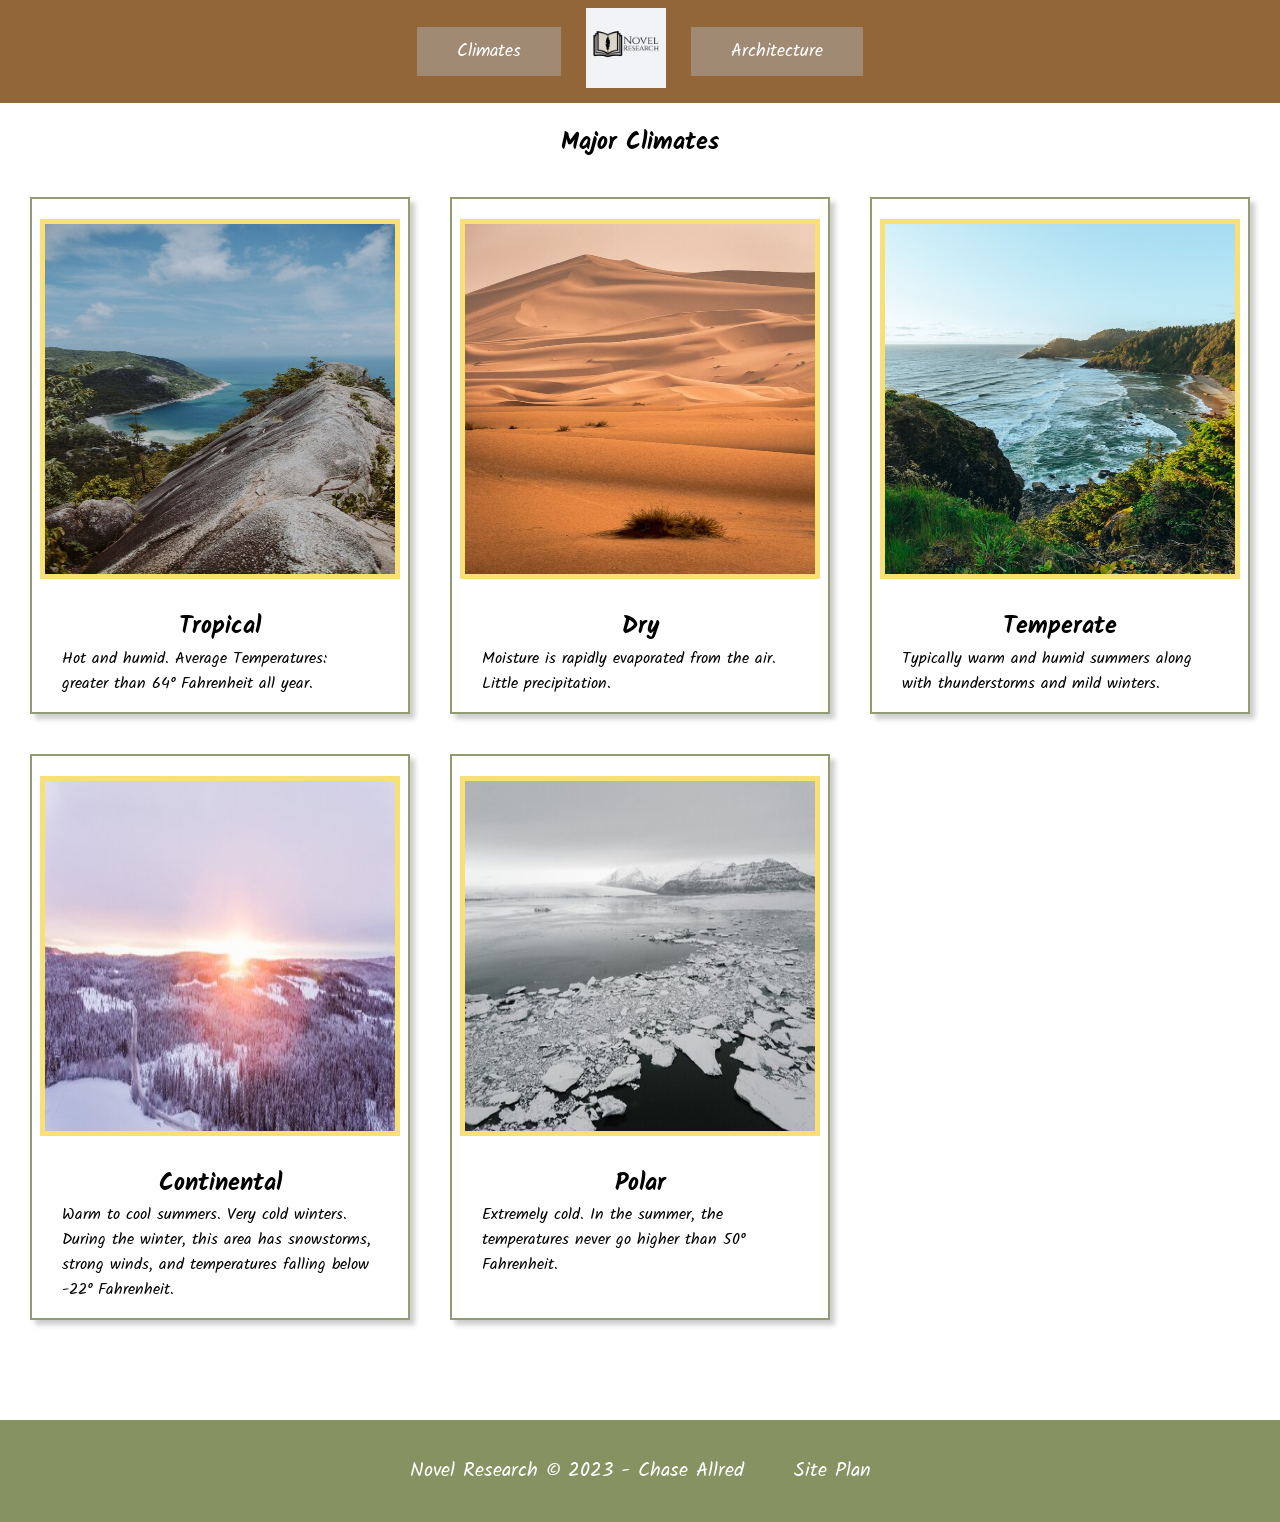
<file: novel_research/climates.html>
<!DOCTYPE html>
<html lang="en">
<head>
    <meta charset="UTF-8">
    <meta http-equiv="X-UA-Compatible" content="IE=edge">
    <meta name="viewport" content="width=device-width, initial-scale=1.0">
    <title>Climates</title>
    <link rel="stylesheet" href="styles/styles.css">
</head>
<body>
    <div id="content">
        <header>
            <nav>
                <!-- <a href="index.html">Home</a> -->
                <a class="climate-nav" href="climates.html">Climates</a>
                <a id="logo-link" href="index.html">
                    <img class="logo" src="images/novelResearchLogo.png" alt="Novel Research Logo">
                </a>
                <a class="architecture-nav" href="architecture.html">Architecture</a>
            </nav>
        </header>

        
        <main class="climate-grid">
            <section id="title-msg">
                <h1>Major Climates</h1>
            </section>
            <section class="climate-cards" id="tropical-card">
                <img class="card-img" src="images/tropicalClimate.jpg" alt="Tropial Landsscape">
                <h2>Tropical</h2>
                <p>Hot and humid. Average Temperatures: greater than 64&deg; Fahrenheit all year.</p>
            </section>
            <section class="climate-cards" id="dry-card">
                <img class="card-img" src="images/dryClimate.jpg" alt="Dry Landscape">
                <h2>Dry</h2>
                <p>Moisture is rapidly evaporated from the air. Little precipitation.</p>
            </section>
            <section class="climate-cards" id="temperate-card">
                <img class="card-img" src="images/temperateClimate.jpg" alt="Temperate Landscape">
                <h2>Temperate</h2>
                <p>Typically warm and humid summers along with thunderstorms and mild winters.</p>
            </section>
            <section class="climate-cards" id="continental-card">
                <img class="card-img" src="images/continentalClimate.jpg" alt="Continental Landscape">
                <h2>Continental</h2>
                <p>Warm to cool summers. Very cold winters. During the winter, this area has snowstorms, strong winds, and temperatures falling below -22&deg; Fahrenheit.</p>
            </section>
            <section class="climate-cards" id="polar-card">
                <img class="card-img" src="images/polarClimate.jpg" alt="Polar Landscape">
                <h2>Polar</h2>
                <p>Extremely cold. In the summer, the temperatures never go higher than 50&deg; Fahrenheit.</p>
            </section>
        </main>
        

        <footer>
            <p>Novel Research &copy; 2023 - Chase Allred</p>
            <p><a href="site-plan.html">Site Plan</a></p>
        </footer>
    </div>
</body>
</html>
</file>
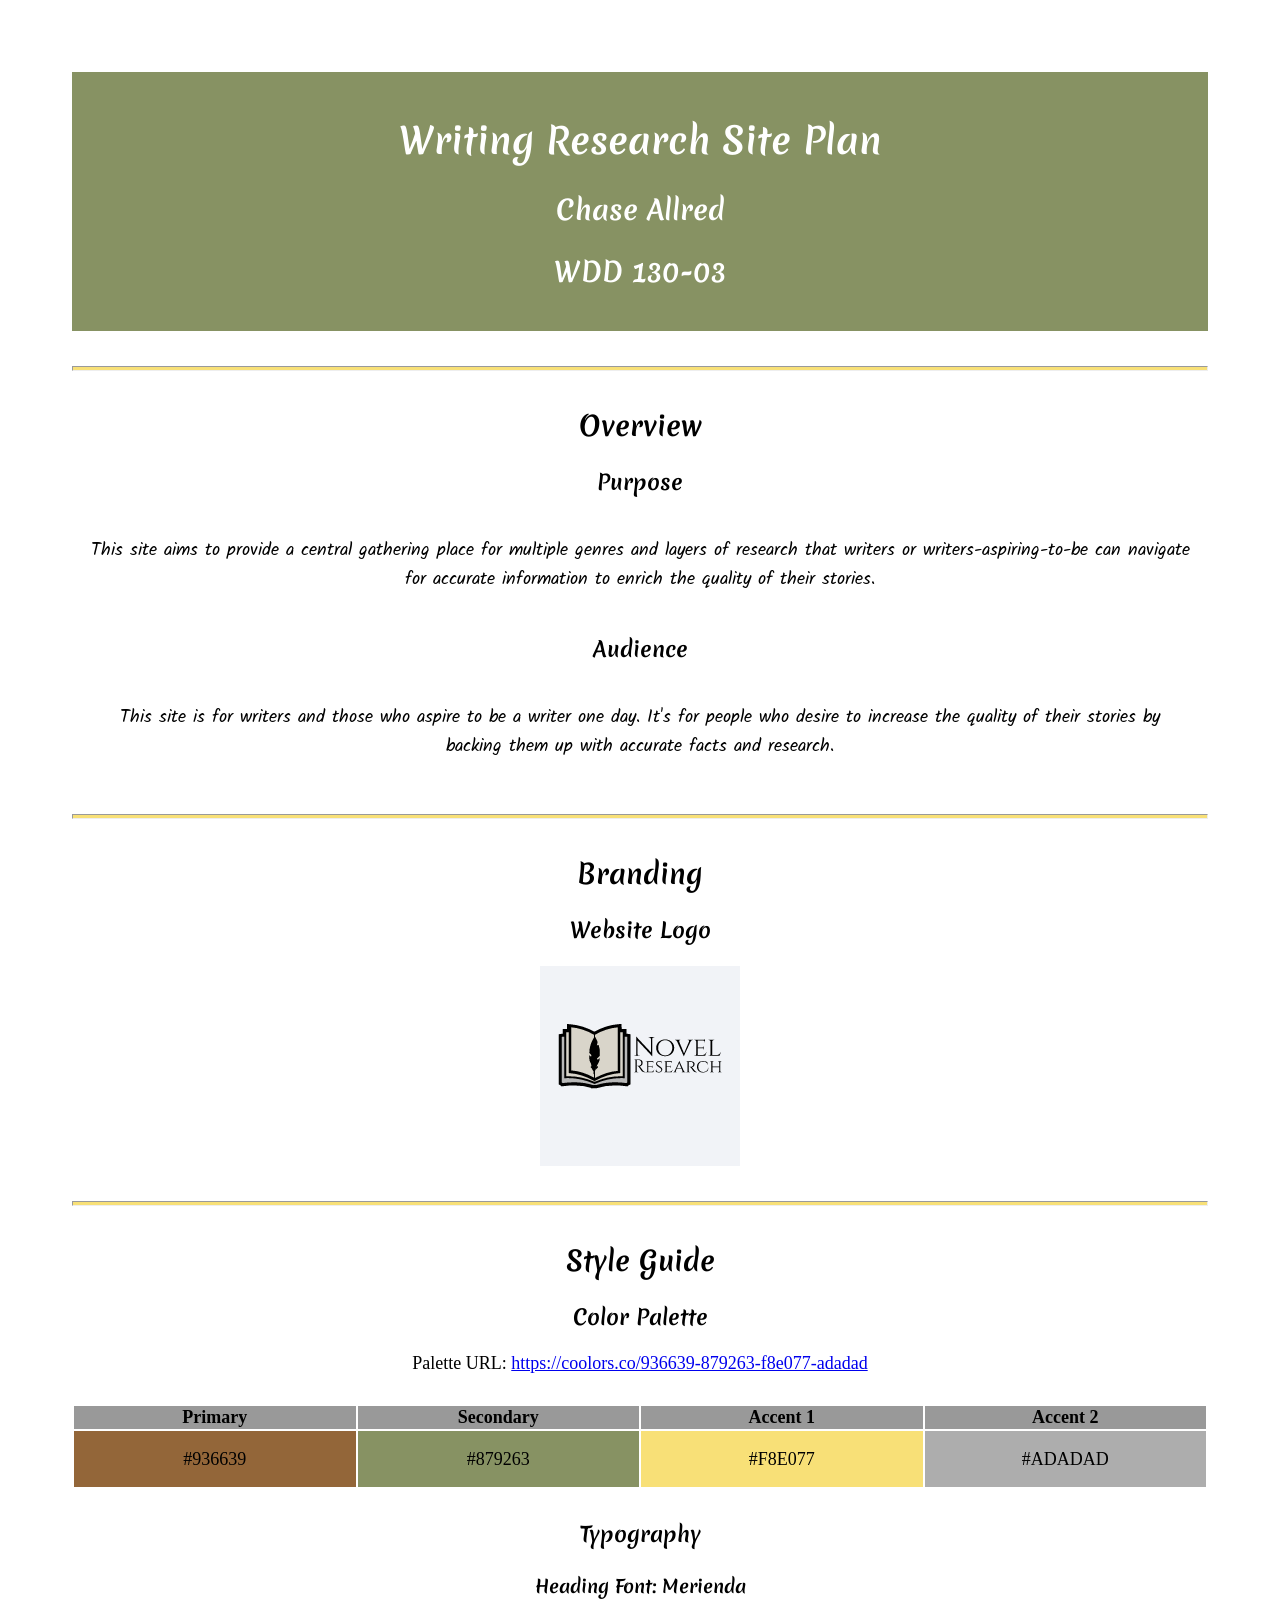
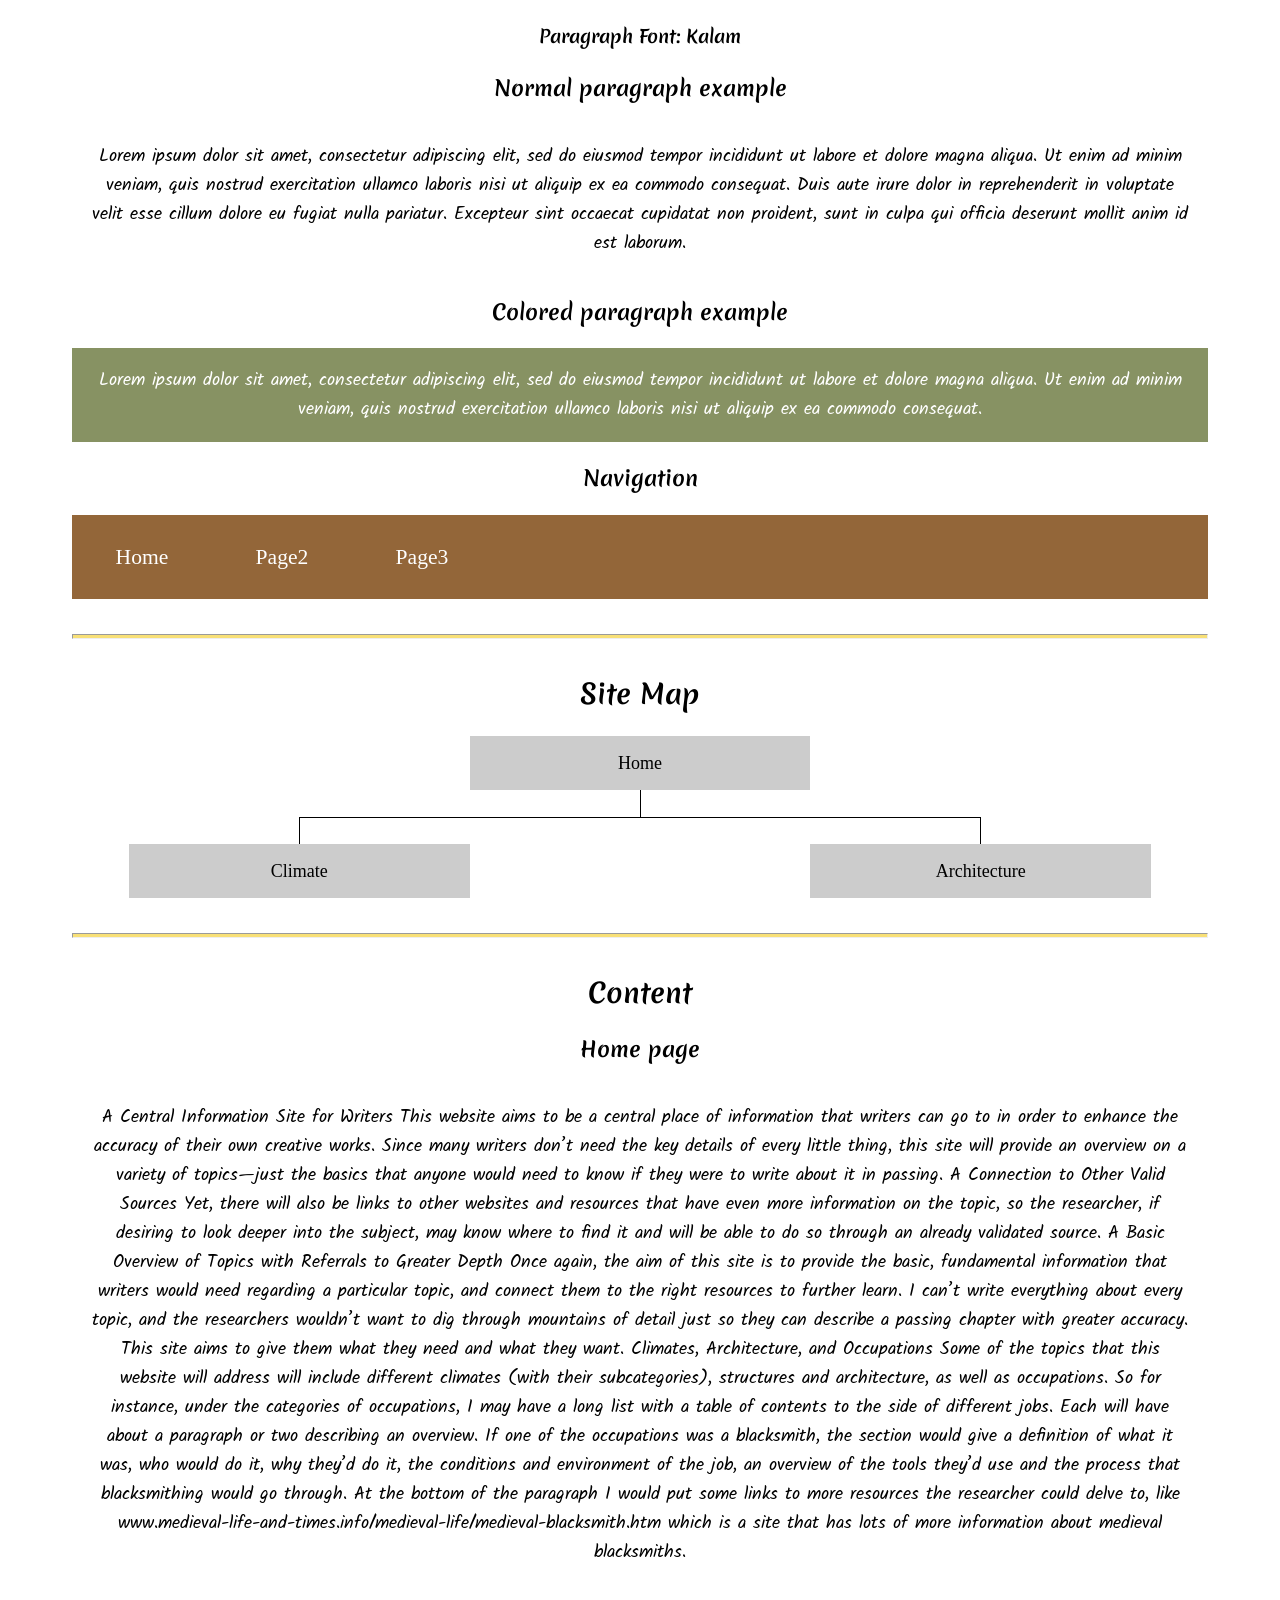
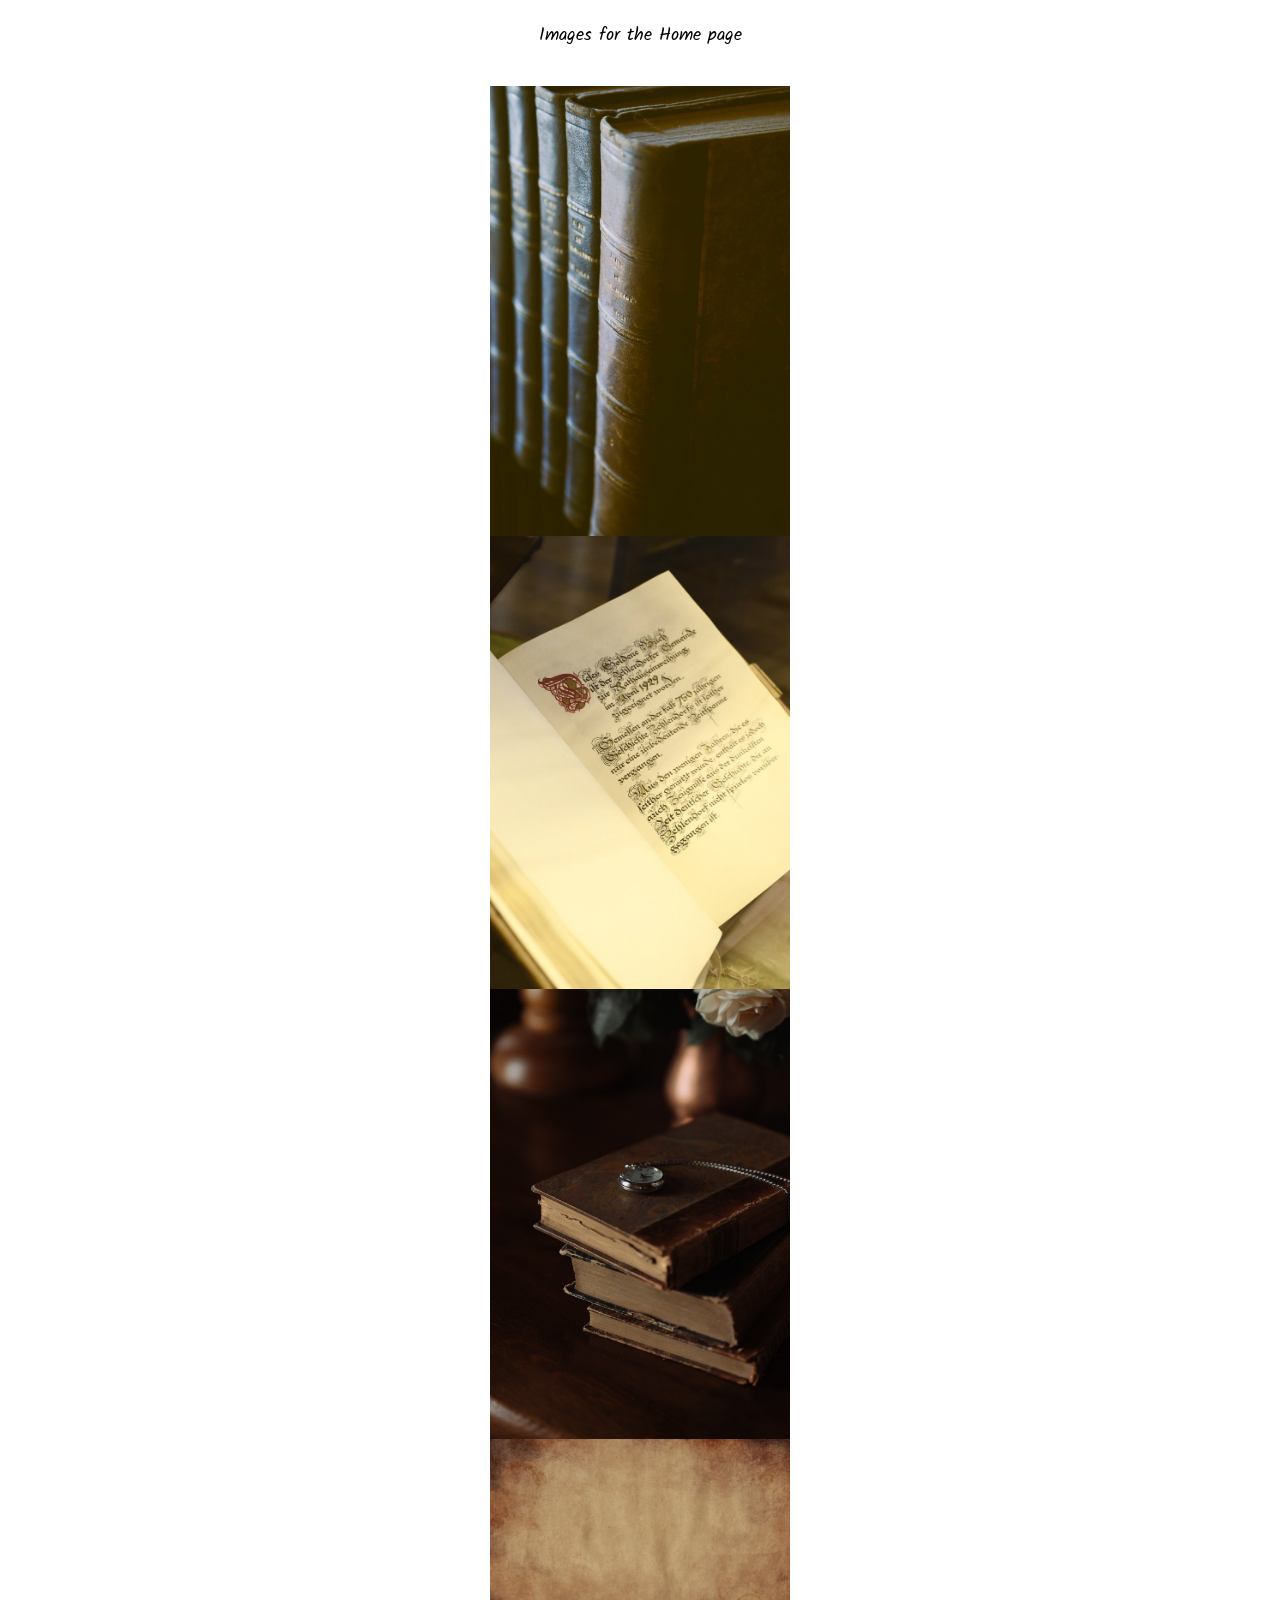
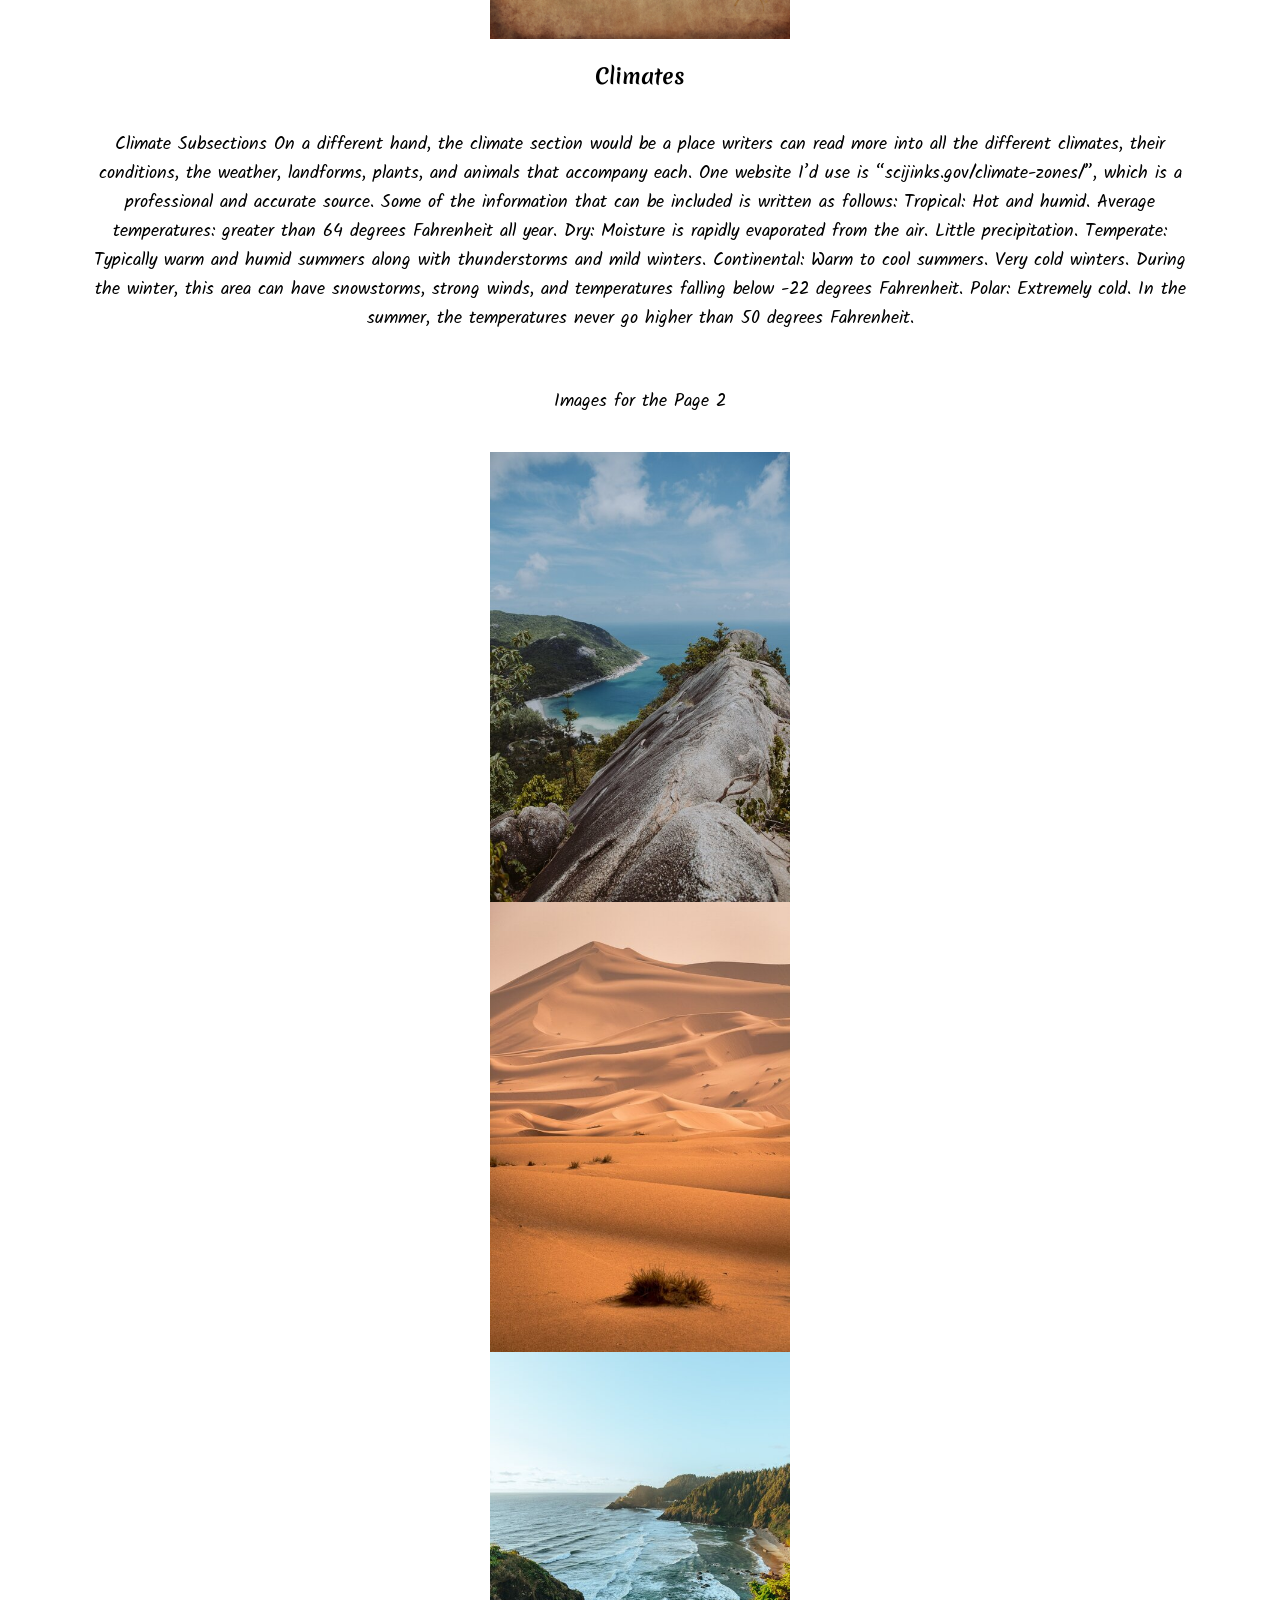
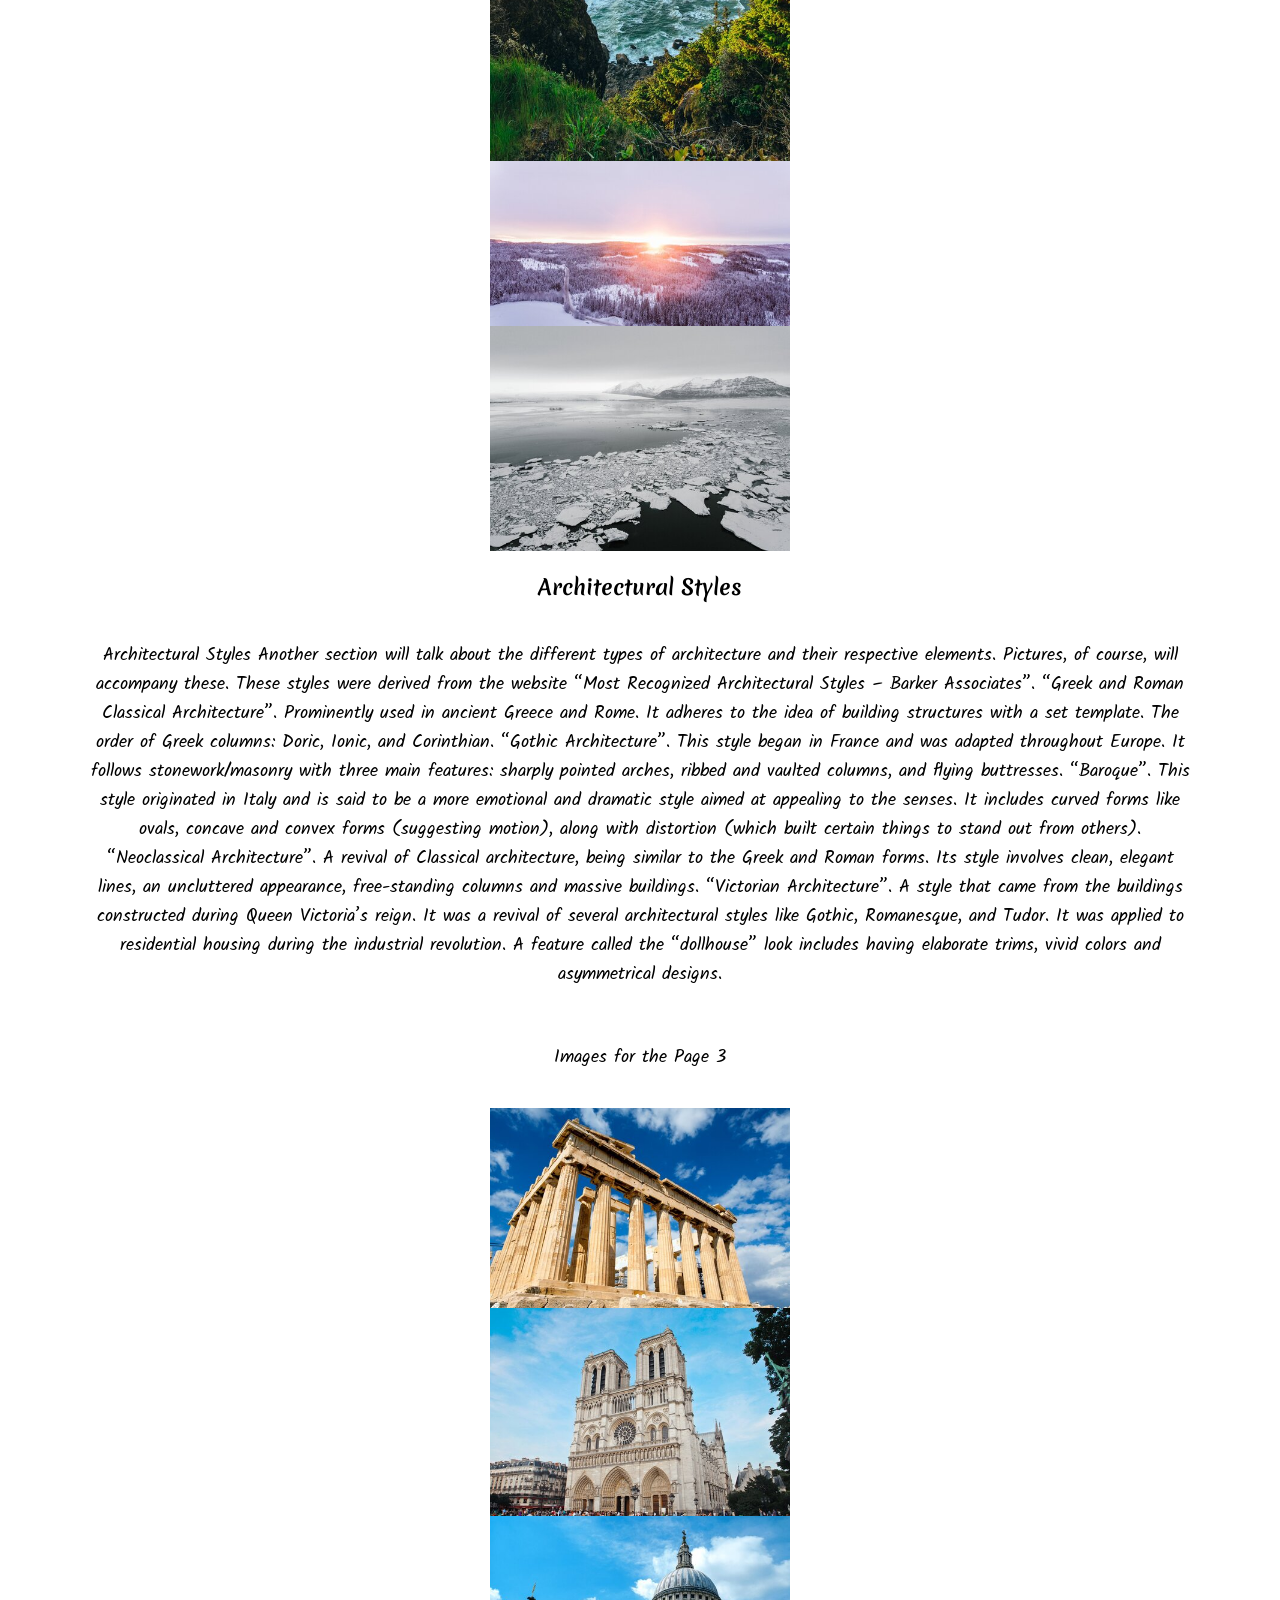
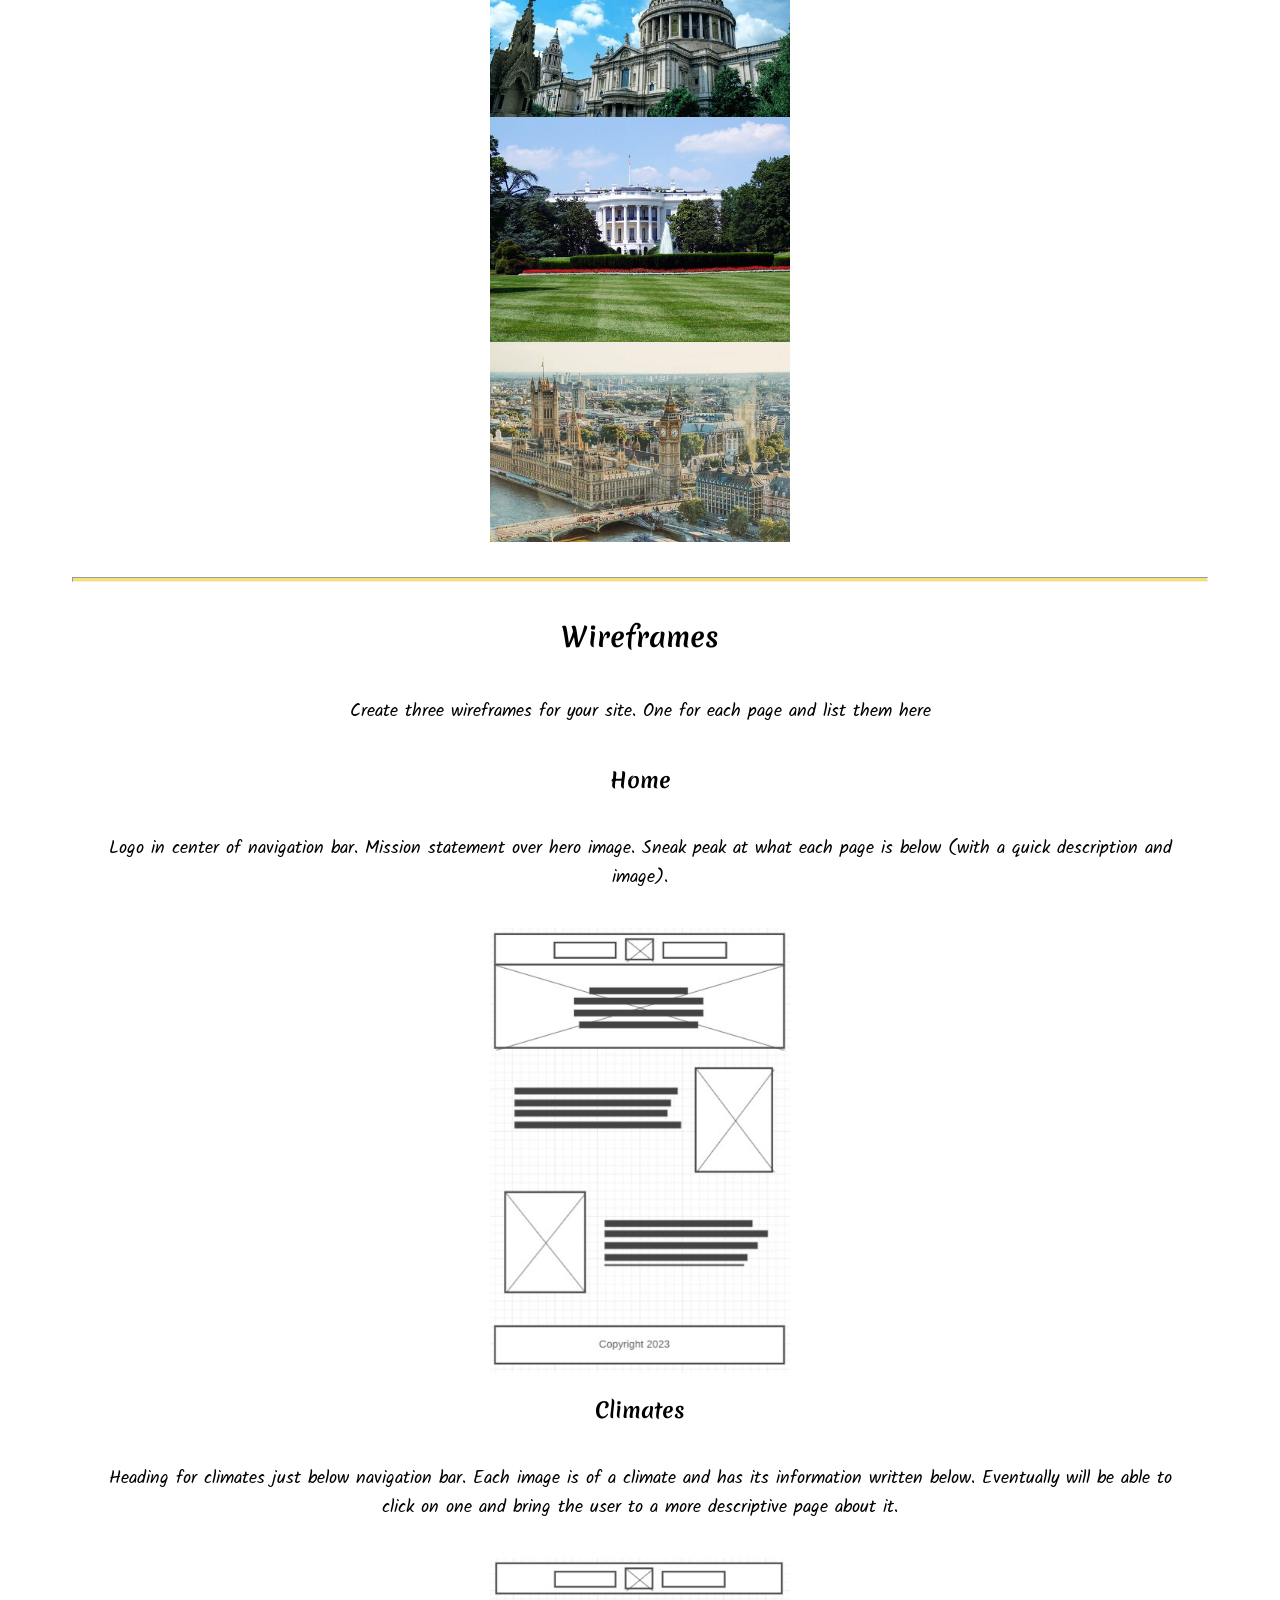
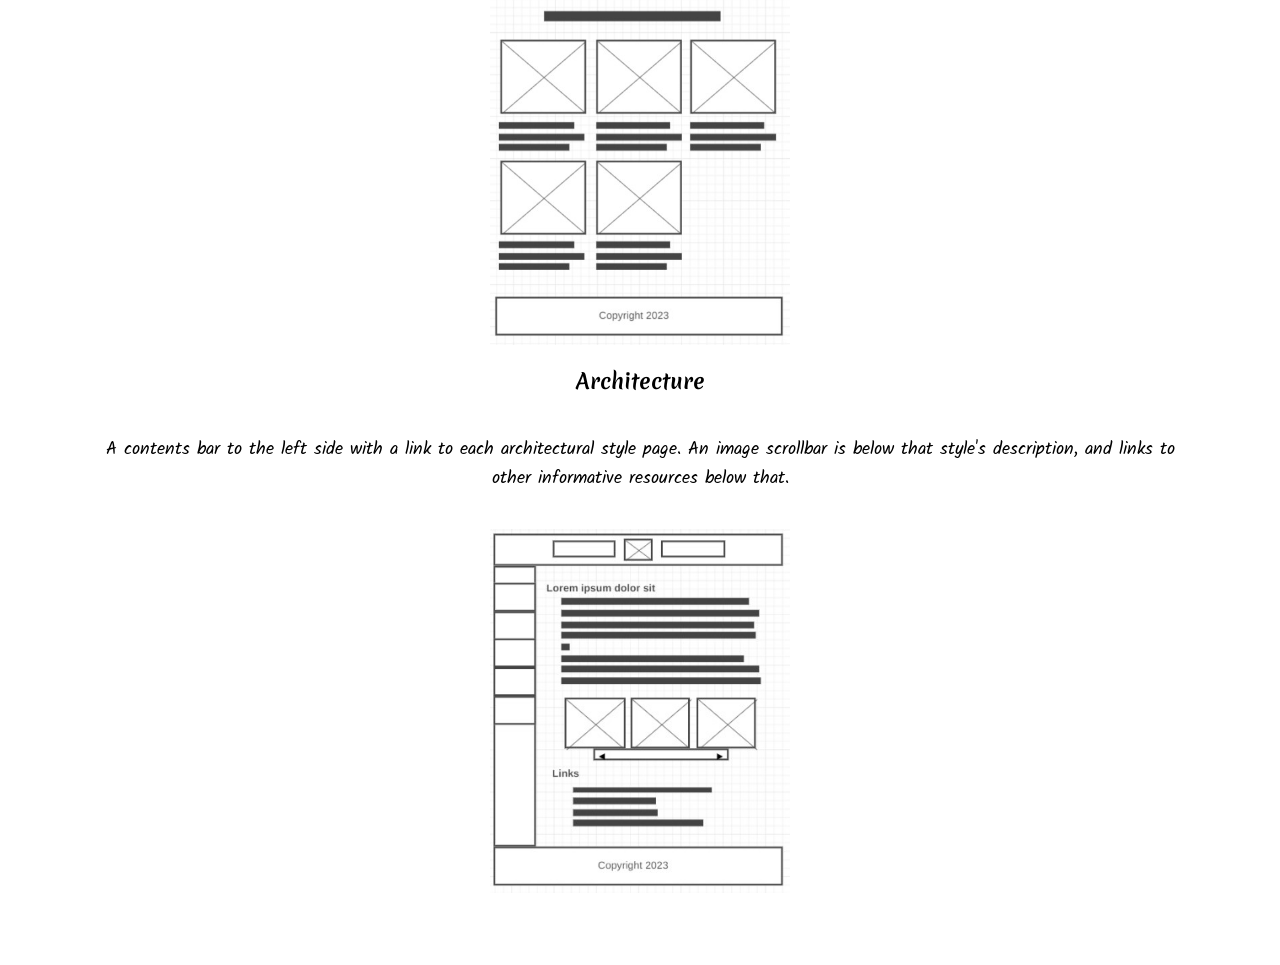
<file: novel_research/site-plan.html>
<!DOCTYPE html>
<html lang="en-us">
    
  <head>
    <meta charset="utf-8">
    <title>Site Plan</title>
    <link type="text/css" rel="stylesheet" href="styles/site-plan.css">
  </head>

  <body>
    <header>
      <h1>Writing Research Site Plan</h1>
      <h2>Chase Allred</h2>
      <h2>WDD 130-03</h2>
      <!-- In the header above, add the name or your site, your name and class number. For example if you are in section 3 you would put WDD 130.03 -->
    </header>
    <main>

      <!-- ------------------------Steps 2-3------------------------------ -->
      <hr>
      <h2>Overview</h2>
      <h3>Purpose</h3>
      <p>This site aims to provide a central gathering place for multiple genres and layers of research that writers or writers-aspiring-to-be can navigate for accurate information to enrich the quality of their stories.</p>  <!-- change this -->


      <h3>Audience</h3>
      <p>This site is for writers and those who aspire to be a writer one day. It's for people who desire to increase the quality of their stories by backing them up with accurate facts and research. </p>  <!-- change this -->

      <hr>
      <h2>Branding</h2>
      <h3>Website Logo</h3>
      <!-- Replace this with some sort of logo for your site.  A logo can be as simple as the name of your site in a nice font :) -->
      <img src="images/novelResearchLogo.png" alt="Novel Research Logo Image">
      <hr>
      <h2>
        Style Guide
      </h2>

      <!-- ------------------------Steps 4-8------------------------------ -->

      <h3>
        Color Palette
      </h3>
      <!--  The colors you choose for a website are one of the most important decisions you will make. Follow the instructions on the activity in iLearn then return and replace the color codes below with the hex color codes (the 6 digit numbers that show at the bottom of each color) for the colors you have chosen below.  You should have at least 2 colors but do not have to fill in all 4 if you do not need them.  -->

      <!-- Copy and paste the URL to your finished palette below Make sure to paste it into both spots -->
      Palette URL: <a href="https://coolors.co/936639-879263-f8e077-adadad" target="_blank">https://coolors.co/936639-879263-f8e077-adadad</a>


      <table class="colors">
        <tr><th>Primary</th><th>Secondary</th><th>Accent 1</th><th>Accent 2</th></tr>
        <!-- Replace the numbers in the boxes below with your hex color codes. Then switch to the site-plan.css file and change your colors there as well. -->
        <tr><td class="primary">#936639</td><td class="secondary">#879263</td><td class="accent1">#F8E077</td><td class="accent2">#ADADAD</td></tr>
      </table>

      <!-- ------------------------Step 9------------------------------ -->

      <h3>
        Typography
      </h3>
      <!-- Choose a font for your paragraphs (body copy) and headlines. What font(s) have you chosen? Why did you choose what you did?  Make sure to review the list of web safe fonts at W3Schools.org as a starting point.  Think also about which of your colors above you might use for background and font colors. -->

      <h4>
        Heading Font: Merienda  <!-- change this -->
      </h4>
      <h4>
        Paragraph Font: Kalam  <!-- change this -->
      </h4>
      <h3>
        Normal paragraph example
      </h3>
      <p>
        Lorem ipsum dolor sit amet, consectetur adipiscing elit, sed do eiusmod tempor incididunt ut labore et dolore magna aliqua. Ut enim ad minim veniam, quis nostrud exercitation ullamco laboris nisi ut aliquip ex ea commodo consequat. Duis aute irure dolor in reprehenderit in voluptate velit esse cillum dolore eu fugiat nulla pariatur. Excepteur sint occaecat cupidatat non proident, sunt in culpa qui officia deserunt mollit anim id est laborum.
      </p>
      <h3>
        Colored paragraph example
      </h3>
      <p class="colored">
        Lorem ipsum dolor sit amet, consectetur adipiscing elit, sed do eiusmod tempor incididunt ut labore et dolore magna aliqua. Ut enim ad minim veniam, quis nostrud exercitation ullamco laboris nisi ut aliquip ex ea commodo consequat. 
      </p>

      <!-- ------------------------Step 10------------------------------ -->

      <h3>
        Navigation
      </h3>
      <!-- Think about how you want your navigation bar to look. In the site-plan.css file change the colors to your colors to get the look you desire. --> 
      <nav>
        <a href="#">Home</a>
        <a href="#">Page2</a>
        <a href="#">Page3</a>
      </nav>
      <hr>
      <h2>
        Site Map
      </h2>
      <div class="sitemap">
        <div class="sm-home">
          Home
        </div>
        <div class="sm-page2">
          Climate <!-- change this -->
        </div>
        <div class="sm-page3">
          Architecture  <!-- change this -->
        </div>

        <div class="top">
          &nbsp;
        </div>
        <div class="left">
          &nbsp;
        </div>
        <div class="right">
          &nbsp;
        </div>

      </div>

      <!-- --------Content Section -------------- -->
      <hr>
      <h2>
        Content
      </h2>
      <h3>Home page</h3>
      <p>
        A Central Information Site for Writers
          This website aims to be a central place of information that writers can go to in order to enhance the accuracy of their own creative works. Since many writers don’t need the key details of every little thing, this site will provide an overview on a variety of topics—just the basics that anyone would need to know if they were to write about it in passing. 
        A Connection to Other Valid Sources
          Yet, there will also be links to other websites and resources that have even more information on the topic, so the researcher, if desiring to look deeper into the subject, may know where to find it and will be able to do so through an already validated source. 
        A Basic Overview of Topics with Referrals to Greater Depth
          Once again, the aim of this site is to provide the basic, fundamental information that writers would need regarding a particular topic, and connect them to the right resources to further learn. I can’t write everything about every topic, and the researchers wouldn’t want to dig through mountains of detail just so they can describe a passing chapter with greater accuracy. This site aims to give them what they need and what they want. 
        Climates, Architecture, and Occupations
          Some of the topics that this website will address will include different climates (with their subcategories), structures and architecture, as well as occupations. So for instance, under the categories of occupations, I may have a long list with a table of contents to the side of different jobs. Each will have about a paragraph or two describing an overview. If one of the occupations was a blacksmith, the section would give a definition of what it was, who would do it, why they’d do it, the conditions and environment of the job, an overview of the tools they’d use and the process that blacksmithing would go through. At the bottom of the paragraph I would put some links to more resources the researcher could delve to, like www.medieval-life-and-times.info/medieval-life/medieval-blacksmith.htm which is a site that has lots of more information about medieval blacksmiths. 
      </p>
      <p>Images for the Home page</p>
        <img src="images/bookcolumns.jpg" alt="image for homepage">
        <img src="images/openpage.jpg" alt="image for homepage">
        <img src="images/stackofbooks.jpg" alt="image for homepage">
        <img src="images/parchment.jpg" alt="image for homepage">

      </ul>
      <h3>Climates</h3>
      <p>

        Climate Subsections
          On a different hand, the climate section would be a place writers can read more into all the different climates, their conditions, the weather, landforms, plants, and animals that accompany each. One website I’d use is “scijinks.gov/climate-zones/”, which is a professional and accurate source. Some of the information that can be included is written as follows: 
        Tropical: 
          Hot and humid. Average temperatures: greater than 64 degrees Fahrenheit all year. 
        Dry: 
          Moisture is rapidly evaporated from the air. Little precipitation. 
        Temperate: 
          Typically warm and humid summers along with thunderstorms and mild winters. 
        Continental: 
          Warm to cool summers. Very cold winters. During the winter, this area can have snowstorms, strong winds, and temperatures falling below -22 degrees Fahrenheit. 
        Polar: 
          Extremely cold. In the summer, the temperatures never go higher than 50 degrees Fahrenheit. 

      </p>
      <p>Images for the Page 2</p>
        <img src="images/tropicalClimate.jpg" alt="tropical climate">
        <img src="images/dryClimate.jpg" alt="dry climate">
        <img src="images/temperateClimate.jpg" alt="temperate climate">
        <img src="images/continentalClimate.jpg" alt="continental climate">
        <img src="images/polarClimate.jpg" alt="polar climate">

      </ul>
      <h3>Architectural Styles</h3>
      <p>
        Architectural Styles
          Another section will talk about the different types of architecture and their respective elements. Pictures, of course, will accompany these. These styles were derived from the website “Most Recognized Architectural Styles – Barker Associates”. 
        “Greek and Roman Classical Architecture”. 
          Prominently used in ancient Greece and Rome. It adheres to the idea of building structures with a set template. The order of Greek columns: Doric, Ionic, and Corinthian. 
        “Gothic Architecture”. 
          This style began in France and was adapted throughout Europe. It follows stonework/masonry with three main features: sharply pointed arches, ribbed and vaulted columns, and flying buttresses. 
        “Baroque”. 
          This style originated in Italy and is said to be a more emotional and dramatic style aimed at appealing to the senses. It includes curved forms like ovals, concave and convex forms (suggesting motion), along with distortion (which built certain things to stand out from others). 
        “Neoclassical Architecture”. 
          A revival of Classical architecture, being similar to the Greek and Roman forms. Its style involves clean, elegant lines, an uncluttered appearance, free-standing columns and massive buildings. 
        “Victorian Architecture”. 
          A style that came from the buildings constructed during Queen Victoria’s reign. It was a revival of several architectural styles like Gothic, Romanesque, and Tudor. It was applied to residential housing during the industrial revolution. A feature called the “dollhouse” look includes having elaborate trims, vivid colors and asymmetrical designs. 

      </p>
      <p>Images for the Page 3</p>
        <img src="images/classicalArchitecture.jpg" alt="classical architecture">
        <img src="images/gothicArchitecture.jpg" alt="gothic architecture">
        <img src="images/baroqueArchitecture.jpg" alt="baroque architecture">
        <img src="images/neoclassicalArchitecture.jpg" alt="neoclassical architecture">
        <img src="images/victorianArchitecture.jpg" alt="victorian architecture">

      </ul>
      <hr>
      <h2>
        Wireframes
      </h2>
      <p>
        Create three wireframes for your site. One for each page and list them here</p>

      <h3>Home</h3>
      <p>         
        Logo in center of navigation bar. Mission statement over hero image. Sneak peak at what each page is below (with a quick description and image). 
      </p>
      <img src="images/wireframeHome.jpg" alt="home page wireframe">

      <h3>Climates</h3>
      <p>         
        Heading for climates just below navigation bar. Each image is of a climate and has its information written below. Eventually will be able to click on one and bring the user to a more descriptive page about it. 
      </p>
      <img src="images/wireframeClimate.jpg" alt="climate wireframe">

      <h3>Architecture</h3>
      <p>         
        A contents bar to the left side with a link to each architectural style page. An image scrollbar is below that style's description, and links to other informative resources below that. 
      </p>
      <img src="images/wireframeArchitecture.jpg" alt="architecture wireframe">
    </main>
  </body>

</html>
</file>
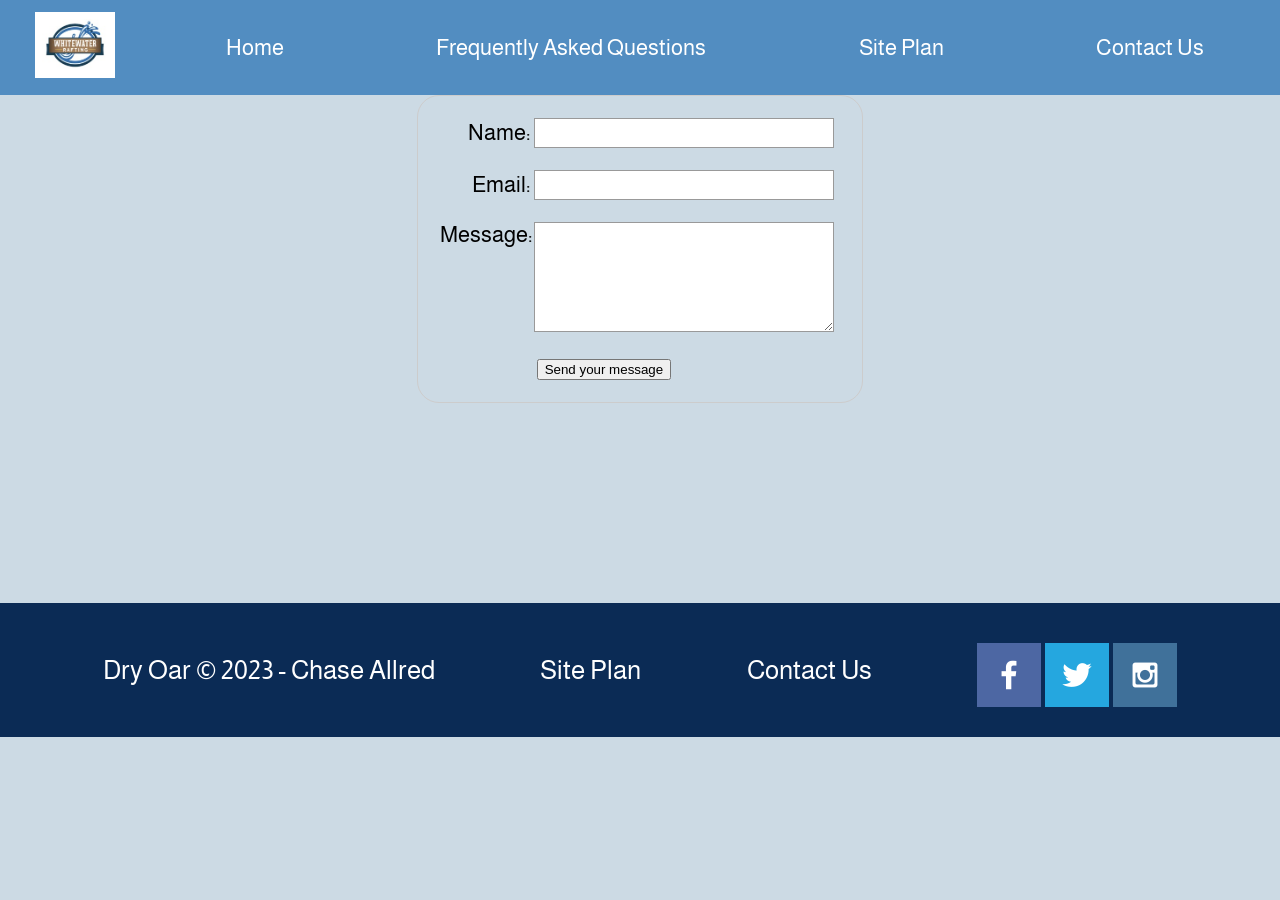
<file: wwr/contact-us.html>
<!DOCTYPE html>
<html lang="en">
<head>
    <meta charset="UTF-8">
    <meta http-equiv="X-UA-Compatible" content="IE=edge">
    <meta name="viewport" content="width=device-width, initial-scale=1.0">
    <title>Contact Us</title>
    <link rel="stylesheet" href="styles/style.css">
    <style>
        form {
        /* Center the form on the page */
        margin: 0 auto;
        width: 400px;
        /* Form outline */
        padding: 1em;
        border: 1px solid #ccc;
        border-radius: 1em;
        }

        ul {
        list-style: none;
        padding: 0;
        margin: 0;
        }

        form li + li {
        margin-top: 1em;
        }

        label {
        /* Uniform size & alignment */
        display: inline-block;
        width: 90px;
        text-align: right;
        }

        input,
        textarea {
        /* To make sure that all text fields have the same font settings
            By default, textareas have a monospace font */
        font: 1em sans-serif;

        /* Uniform text field size */
        width: 300px;
        box-sizing: border-box;

        /* Match form field borders */
        border: 1px solid #999;
        }

        input:focus,
        textarea:focus {
        /* Additional highlight for focused elements */
        border-color: #000;
        }

        textarea {
        /* Align multiline text fields with their labels */
        vertical-align: top;

        /* Provide space to type some text */
        height: 5em;
        }

        .button {
        /* Align buttons with the text fields */
        padding-left: 90px; /* same size as the label elements */
        }

        button {
        /* This extra margin represent roughly the same space as the space
            between the labels and their text fields */
        margin-left: 0.5em;
        }
        #feedback {
            background-color: antiquewhite;
            position: absolute;
            top: 0;
            left: 0;
            right: 0;
            padding: .5em;
            /* make this element invisible until we are ready for it */
            display: none;      
        }
        .moveDown {
            margin-top: 3em;
        }

    </style>
    
</head>
<body>
    <div id="content">
        <header>
            <a id="logo_link" href="index.html">
                <img class="logo" src="images/logo.jpg" alt="Dry Oar Logo">
            </a>
            <nav>
                <a href="index.html">Home</a>
                <a href="faq.html">Frequently Asked Questions</a>
                <a href="site-plan-rafting.html">Site Plan</a>
                <a href="contactus.html">Contact Us</a>
            </nav>
        </header> 


        <main class="form-area"> 
            <div id="feedback"></div>
            <form action="#" method="get">
                <ul>
                    <li>
                    <label for="name">Name:</label>
                    <input type="text" id="name" name="user_name" />
                    </li>
                    <li>
                    <label for="mail">Email:</label>
                    <input type="email" id="mail" name="user_email" />
                    </li>
                    <li>
                    <label for="msg">Message:</label>
                    <textarea id="msg" name="user_message"></textarea>
                    </li>
                    <li class="button">
                        <button type="submit">Send your message</button>
                    </li>
                </ul>
            </form>
        </main>


        <footer>
            <p>Dry Oar &copy; 2023 - Chase Allred</p>
            <p><a href="site-plan-rafting.html">Site Plan</a></p>
            <p><a href="contactus.html">Contact Us</a></p>
            <div class="social">
                <a href="https://facebook.com" target="_blank">
                    <img src="images/facebook.png" alt="fb icon">
                </a>
                <a href="https://twitter.com" target="_blank">
                    <img src="images/twitter.png" alt="twitter icon">
                </a>
                <a href="https://instagram.com" target="_blank">
                    <img src="images/instagram.png" alt="instagram icon">
                </a>
            </div>
        </footer>
    </div>
    <script>
        // get the feedback div element so we can do something with it.
        const feedbackElement = document.getElementById('feedback');
        // get the form so we can read what was entered in it.
        const formElement = document.forms[0];
        // add a 'listener' to wait for a submission of our form. When that happens run the code below.
        formElement.addEventListener('submit', function(e) {
            // stop the form from doing the default action.
            e.preventDefault();
            // set the contents of our feedback element to a message letting the user know the form was submitted successfully. Notice that we pull the name that was entered in the form to personalize the message!
            feedbackElement.innerHTML = 'Hello '+ formElement.user_name.value +'! Thank you for your message. We will get back with you as soon as possible!';
            // make the feedback element visible.
            feedbackElement.style.display = "block";
            // add a class to move everything down so our message doesn't cover it.
            document.body.classList.toggle('moveDown');
        });
    </script>
</body>
</html>
</file>
<file: styles/main.css>
/* The "*" references everything */
/* * {
    border: solid gray;
} */

* {
    padding: 0;
    margin: 0;
}

body {
    text-align: center;
    background-color: rgb(70, 130, 180, .4);

}

#container {
    max-width: 1200px;
    margin: 0 auto;
    background-color: white;
}

nav {
    text-align: center;
    padding: 15px;
}
nav a {
    text-decoration: none;
    padding: 10px;
    background-color: rgb(70, 130, 180, .4);
    margin: 5px;
    color: black;
    border-radius: 5px;
    font-size: 1.2em;
}
nav a:hover {
    background-color: rgb(70, 130, 180, .2);
}

h1 {
    text-align: center;
    padding: 30px;
}
h1, a {
    color: steelblue;
}

.room {
    background-color: lightgray;
}

img {
    width: 500px;   
    margin: 0 auto;
    display: block;    
}

p {
    text-align: center;
    width: 500px;
    margin: 10px auto;
    padding: 10px;
    box-sizing: border-box;
    font-size: 1.3rem;
    line-height: 1.5rem;

}
</file>
<file: novel_research/styles/styles.css>
@import url('https://fonts.googleapis.com/css2?family=Kalam:wght@300&family=Merienda&display=swap');


body {
    /* background-color: #adadad; */
    font-family: Kalam, Helvetica, sans-serif;
    /* font-size: px; */
    margin: 0 auto;
    padding: 0px;
}
#content {
    max-width: 1600px;
    margin: 0 auto;
}
header {
    background-color: rgb(147, 102, 57);
    font-family: Merienda, Helvetica, sans-serif;
    display: grid;
    grid-template-columns: repeat(5, 1fr);
    /* grid-template-rows: 1 1fr; */
}


/* NAVIGATION */
#logo-link {
    justify-self: center;
    align-self: center;
    padding-block: 5px;
    padding-inline: 5px;
}
.logo {
    padding-top: 3px;
    width: 80px;
}
nav {
    display: flex;
    grid-column: 2/5;
    justify-content: center;
    grid-gap: 20px;
    position: relative;
}
nav a {
    align-self: center;
    text-align: center;
    text-decoration: none;
    color: white;
    padding-inline: 40px;
    padding-block: 10px;
    font-family: Kalam;
    font-size: 18px;
}
.climate-nav, .climate-nav:hover {
    background-color:rgb(173, 173, 173, .5);
}
.architecture-nav, .architecture-nav:hover {
    background-color:rgb(173, 173, 173, .5);
}
nav a:hover {
    transform: scale(1.1);
}


/* HERO */
#hero {
    display: grid;
    grid-template-columns: repeat(3, 1fr);
    margin-top: -110px;
}
#hero-box {
    grid-column: 1/4;
    height: 500px;
    z-index: -1;
}
#hero-msg {
    align-self: center;
    grid-column: 1/5;
    margin-top: -500px;
    text-align: center;
    font-family: Merienda, Helvetica, sans-serif;
    font-size: 22px;
}
#hero-img {
    width: 100%;
    height: 100%;
}


/* HOME PAGE */
/* HOME GRID */
.home-grid {
    display: grid;
    grid-template-columns: repeat(3, 1fr) 
}
#mission-box {
    grid-column: 1/4;
    padding: 20px 80px 20px 80px;
    text-align: center;
    margin-top: -160px;
}
#mission-statement {
    font-family: Kalam, Helvetica, sans-serif;
    font-size: 20px;
    background-color: #879263;
    padding: 20px;
}
.climate-card, .architecture-card {
    margin: 25px 150px;
    border: 7px solid #936639;
    box-shadow: 5px 5px 5px #879263;
    background-color: #adadad;
    display: flex;
    height: 342px;
    transition: transform .5s;
    align-items: center;
    
}
.climate-card:hover, .architecture-card:hover {
    opacity: .6;
    transform: scale(1.01);
}
.climate-card {
    grid-column: 1/4;
    grid-row: 2/3;
}
.architecture-card {
    grid-column: 1/4;
    grid-row: 3/4;
    flex-direction: row-reverse;
}
.climate-card h3, .climate-card h4, .architecture-card h3, .architecture-card h4 {
    flex-direction: column;
    text-align: center;
    padding: 10px;
}
.climate-card img, .architecture-card img {
    float: right;
    border: 5px solid #F8E077;
}



/* ARCHITECTURE PAGE */
/* Sidebar Menu */
.sidenav {
    height: 100%;
    width: 160px; 
    position: sticky;
    z-index: 1;
    top: 0;
    left: 0;
    background-color: #879263;
    overflow-x: hidden;
    padding-top: 20px;
}
/* Sidebar navigation links */
.sidenav a {
    padding: 6px 8px 6px 16px;
    text-decoration: none;
    font-size: 20px;
    color: white;
    display: block;
}
.sidenav a:hover {
    color: #f1f1f1;
}
.architecture-grid {
    margin-left: 160px; /* Same as sidebar width */
    margin-top: -250px;
    padding: 0px 10px;
}
/* In case the screen height is less than 450px, then adapt accordingly. */
@media screen and (max-height: 450px) {
    .sidenav {padding-top: 15px;}
    .sidenav a {font-size: 18px}
}


/* CLIMATE PAGE */
.climate-grid {
    display: grid;
    grid-template-columns: repeat(3, 1fr);
    text-align: center;
    vertical-align: center;
    grid-gap: 40px;
    margin-left: 30px; 
    margin-right: 30px;
}
#title-msg {
    margin-bottom: -25px;
    grid-column: 1/4;
    grid-row: 1;
}
.climate-cards p {
    text-align: left;
    margin-top: -20px;
    padding-inline: 30px;
}
.climate-cards {
    padding-top: 20px;
    /* background-color: #F8E077; */
    /* border: 2px solid rgb(147, 102, 57, .7); */
    border: 2px solid rgb(135, 146, 99, .9);
    box-shadow: 5px 5px 5px rgb(0, 0, 0, .2);
}
.climate-cards:hover {
    opacity: .6;
    transform: scale(1.01);
}
.card-img {
    height: 350px;
    width: 350px;
    border: 5px solid #F8E077;
}
#tropical-card {
    grid-column: 1;
    grid-row: 2;
}
#dry-card {
    grid-column: 2;
    grid-row: 2;
}
#temperate-card {
    grid-column: 3;
    grid-row: 2;
}
#continental-card {
    grid-column: 1;
    grid-row: 3;
}
#polar-card {
    grid-column: 2;
    grid-row: 3;
}


footer {
    background-color: #879263;
    padding: 15px;
    margin-top: 100px;
    display: flex;
    align-items: center;
    justify-content: center;
    grid-gap: 50px;
    font-size: 20px;
    color: white;
}
footer a {
    text-decoration: none;
    color: white;
}
footer p a:hover{
    text-decoration: underline;
    color: #145792;
}



/* For cases when the computer screen in less than 900px. */
@media screen and (max-width: 900px) {
    #hero, .home-grid, .architecture-grid, .climate-grid {
        display: block;
        height: auto;
    }
    #hero-img {
        z-index: -2;
    }
    #hero {
        margin-top: 0;
    }
    #hero-msg {
        margin-top: -450px;
    }
    #mission-box {
        margin-top: 300px;
    }
    .home-title {
        font-size: 25px;
    }
    .climate-card, .architecture-card {
        margin: 25px auto;
        width: 80%;
    }
    #background {
        display: none;
    }
    footer {
        margin-top: 25px;
    }
}
</file>
<file: w5iceChallenge/styles/w5iceChallenge.css>
.title {
    width: 100%;
}

#content {
    max-width: 1600px;
    margin: 0 auto;
    background-color: gray;
}

.icons {
    width: 20%;
    border-radius: 50%;
    border: .5rem solid rgb(46, 45, 45);
    display: inline-block;
    margin: 0 auto;
    margin-left: 8%;
    margin-top: 2rem;
    margin-bottom: 2rem;
}

.home-grid {
    background-color: gray;
}
</file>
<file: w7iceChallenge/styles/w7iceChallenge.css>
#content {
    max-width: 1600px;
    margin: 0 auto;
}

.home-grid {
    display: grid;
    grid-template-columns: 200px 200px;
    margin-top: 40px;
}

.left {
    background-color: white;
    color: black;
    width: 100%;
    height: 100%;
    grid-column: 1/2;
    /* justify-self: center;
    align-self: center; */

}
.cherries {
    width: 100%;
    height: 100%;   
}

.right {
    background-color: lightgray;
    grid-column: 2/3;

}
.right p {
    color: darkred;
    /* justify-self: center; */
    /* align-self: center; */
}

.title {
    grid-column: 1/3;
}




/*
Two columns
Two rows
"Tart and Sweet" cover columns 1/3, rows 1/2
"Cherries" cover columns 2/3, rows 2/3
cherries go to column 1
column two background color: gray
*/
</file>
<file: wwr/styles/style.css>
@import url('https://fonts.googleapis.com/css2?family=Almarai:wght@300&family=Nothing+You+Could+Do&display=swap');

/* --heading-font: "Nothing You Could Do";
  --paragraph-font: Almarai, Helvetica, sans-serif; */

body {
    background-color: #CCDAE4;
    font-family: Almarai, Helvetica, sans-serif;
    font-size: 22px;
    margin: 0 auto;
    padding: 0;
}

header {
    background-color: rgb(31, 109, 178, .7);
    font-family: Almarai, Helvetica, sans-serif;
    display: grid;
    grid-template-columns: 150px auto;
}
#logo_link {
    padding: 5px;
    justify-self: center;
    align-self: center;
}

#content {
    max-width: 1600px;
    margin: 0 auto;
}

nav {
    display: flex;
    justify-content: space-around;    
}
nav a {
    text-align: center;
    text-decoration: none;
    color: white;
    padding: 35px;
}
nav a:hover {
    background-color: rgb(204, 218, 228, .7);
    color: #0B2B55;
}

#hero {
    display: grid;
    grid-template-columns: 1fr 3fr 1fr;
    margin-top: -100px;
}
#hero-box {
    grid-column: 1/4;
    grid-row: 1/3;
    z-index: -1;
}
#hero-msg {
    grid-column: 2/3;
    grid-row: 1/2;
    margin-top: 100px;
}
.home-grid {
    display: grid;
    grid-template-columns: repeat(10, 1fr);
}

.home-title {
    color: #A37B51;
    text-align: center;
    font-family: "Nothing You Could Do", "Brush Script MT", Consolas;
    font-size: 2em;
    margin-top: 10px;
}
h2 {
    margin: 0;
}
h4 {
    color: #A37B51;
}

.book, .join {
    background-color: #CCDAE4;
    text-decoration: none;
    color: #206DB2;
    font-size: 18px;
    padding: 15px 30px;
    margin-top: 50px;
    border-radius: 5px;
}
.book:hover, .join:hover {
    background-color: white;
    color: #206DB2;
}

#background {
    height: 725px;
    background-color: #A37B51;
    grid-column: 1/11;
    grid-row: 4/9;
}

.msg {
    background-color: #206DB2;
    line-height: 1.5em;
    padding: 35px;
    grid-column: 6/10;
    grid-row: 6/7;
    box-shadow: 5px 5px 10px #0B2B55;
}
.msg h2 {
    color: black;
    font-family: "Nothing You Could Do", "Brush Script MT", Consolas;
}
.msg p {
    color: black;
    font-size: 1em;
    padding-bottom: 15px;
}

footer {
    background-color: #0B2B55;
    color: white;
    padding: 25px 50px;
    margin-top: 200px;
    display: flex;
    justify-content: space-around;
    align-items: center;
}
footer p {
    font-size: 1.2em;
}
footer p a:hover {
    text-decoration: underline;
}
footer a {
    text-decoration: none;
    color: white;
}
footer a:hover {
    color: #206DB2;
}
footer .social img {
    padding-top: 15px;
}


#hero-msg h1, #hero-msg h4 {
    text-align: center;
    color: white;
}


.button-box {
    text-align: center;
}

main section {
    text-align: center;
}
main section img {
    box-sizing: border-box;
}

.logo {
    width: 80px;
}
.card-img {
    border: 10px solid #A37B51;
    transition: transform .5s;
    box-shadow: 5px 5px 10px #0B2B55;
}
.card-img:hover {
    opacity: .6;
    transform: scale(1.1);
}
.card-img, .mountains {
    width: 100%;
}
.mountains {
    width: 100%;
    height: 100%;
    grid-column: 2/7;
    grid-row: 5/8;
    box-shadow: 5px 5px 10px #0B2B55;
}
.rivers-card, .camping-card, .rapids-card {
    margin: 200px 0;
}

.rivers-card {
    grid-column: 2/4;
    grid-row: 2/3;
}
.camping-card {
    grid-column: 5/7;
    grid-row: 2/3;
}
.rapids-card {
    grid-column: 8/10;
    grid-row: 2/3;
}

.icon {
    width: 80px;
    padding-top: 10px;
}

#hero-img {
    width: 100%;
}



/* For cases when the computer screen in less than 900px. */
@media screen and (max-width: 900px) {
    #hero, .home-grid {
        display: block;
        height: auto;
    }
    nav, footer {
        flex-direction: column;
    }
    nav a {
        display: block;
        padding: 15px;
    }
    #hero {
        margin-top: 0;
    }
    #hero-msg {
        margin-top: 0;
    }
    #hero-msg h4 {
        display: none;
    }
    .home-title {
        font-size: 25px;
        color: #A37B51;
    }
    .rivers-card, .camping-card, .rapids-card {
        margin: 50px auto;
        width: 60%;
    }
    #background {
        display: none;
    }
    .mountains, .msg {
        width: 80%;
        display: block;
        margin: 0 auto;
    }
    footer {
        margin-top: 25px;
    }
}


/* RIVERS CSS*/

/*
1 row/column for FAQ
4 columns for txt (3) & side img
*/

.faq-grid {
    display: grid;
    grid-template-columns: repeat(4, 1fr);
    grid-gap: 15px;
}

.faq-title {
    grid-column: 1/2;
    text-align: left;
    font-size: 30px;
    margin-top: 25px;
    padding: 20px;
    padding-left: 60px;

}

.q-and-a {
    grid-column: 1/4;
    text-align: left;
    padding-left: 60px;
}

.answers {
    padding-left: 30px;
    color: black;
}

.q-and-a-box {
    background-color: #CCDAE4;
    padding: 20px;
    transition: transform .5s;
    box-sizing: border-box;
    border: 3px solid #A37B51;
    box-shadow: 5px 5px 10px #0B2B55;
}

.side-image {
    transition: transform .5s;
    box-shadow: 5px 5px 10px #0B2B55;
}
</file>
<file: positionstyles.css>
/* CSS - Name: "positionstyles.css" */
/* Activity 1 styles */
.content1 {
  /* This is the parent of the activity 1 boxes. */
  display: grid;
  grid-template-columns: 1fr 1fr;
  justify-items: center;
  grid-gap: 20px;

}
.red1 { 
  width: 100%; 
  height: 100px; 
  background-color: red;
  grid-column: 1/3; 

} 
.green1 {
  width: 200px; 
  height: 200px; 
  background-color: green; 

} 
.yellow1 {
  width: 200px; 
  height: 200px; 
  background-color: gold; 
} 
.blue1 {
  width: 100%; 
  height: 100px; 
  background-color: blue; 
  grid-column: 1/3; 
} 
/* Activity 2 styles */ 
.content2 {
  /* This is the parent of the activity 2 boxes. */
  display: grid;
  grid-template-columns: repeat(5, 50px); 
}
.red2 {
  width: 100px; 
  height: 100px; 
  background-color: red; 
  grid-column: 1/3;
  grid-row: 1/3;
} 
.green2 { 
  width: 100px; 
  height: 100px; 
  background-color: green; 
  grid-column: 2/4;
  grid-row: 2/4;
} 
.yellow2 {
  width: 100px; 
  height: 100px; 
  background-color: gold; 
  grid-column: 3/5;
  grid-row: 3/5;
} 
.blue2 {
  width: 100px; 
  height: 100px; 
  background-color: blue; 
  grid-column: 4/6;
  grid-row: 4/6;
} 
/* Activity 3 styles */ 
.content3 {
  /* This is the parent of the activity 3 boxes. */
  display: grid;
  grid-template-columns: 1fr 1fr;
  grid-column-gap: 75px;

}
.red3 {
  width: 100%; 
  height: 100px; 
  background-color: red; 
  grid-column: 1/3;
} 
.green3 {
  width: 100%; 
  height: 200px; 
  background-color: green;
  grid-column: 1/2;
  /* grid-column-gap: 20px; */
} 
.yellow3 {
  width: 100%; 
  height: 200px; 
  background-color: gold; 
  grid-column: 2/3;
} 
.blue3 {
  width: 100%;
  height: 100px; 
  background-color: blue;
  grid-column: 1/3; 
} 
/* Activity 4 styles */ 
.content4 {
  /* This is the parent of the activity 4 boxes. */
  /* height: 400px; */
  display: grid;
  grid-template-columns: 1fr 1fr;
}
.red4 {
  width: 100%; 
  height: 100%; 
  background-color: red; 
  grid-column: 1/2;
  grid-row: 1/4;
} 
.green4 {
  width: 100%; 
  height: 100px; 
  background-color: green; 
  
} 
.yellow4 {
  width: 100%; 
  height: 100px; 
  background-color: gold; 
  
} 
.blue4 {
  width: 100%; 
  height: 100px; 
  background-color: blue; 
  
} 
/* Activity 5 styles */ 
.content5 {
  /* This is the parent of the activity 5 boxes. */
  height: 400px;
}
.red5 { 
  width: 100%; 
  height: 100px; 
  background-color: red; 
} 
.green5 { 
  width: 200px; 
  height: 200px; 
  background-color: green; 
  float: left;
} 
.yellow5 {
  width: 100%; 
  height: 100%; 
  background-color: gold; 
} 
.blue5 {
  width: 100%; 
  height: 100px; 
  background-color: blue; 
} 
/* Activity 6 styles */ 
.content6 {
  /* This is the parent of the activity 6 boxes. */
  display: grid;
  grid-template-columns: repeat(6, 100px);
}
.red6 {
  width: 400px; 
  height: 200px; 
  background-color: red; 
  grid-column: 1/4;
  grid-row: 1/3;
} 
.green6 {
  width: 200px; 
  height: 200px; 
  background-color: green; 
  grid-column: 1/3;
  grid-row: 5/7;
  z-index: 1;
} 
.yellow6 {
  width: 200px; 
  height: 400px; 
  background-color: gold; 
  grid-column: 5/7;
  grid-row: 3/7;
  z-index: 1;
} 
.blue6 {
  width: 400px; 
  height: 400px; 
  background-color: blue; 
  grid-column: 2/6;
  grid-row: 2/6;
} 


/* Do not make any changes below here */
.activity {
  width: 70%; 
  margin: 20px auto; 
  font-family: Arial, sans-serif; 
  border: 1px solid black; 
  padding: 10px; 
  clear:both; 
  overflow: auto;
} 

.hint {
  border: 1px solid grey;
  background: #e0e0e0;
  padding: .5em;
  position: relative;
  margin: 1em 0;
}
.hint h3 {
  margin: 0;
}
.hint:hover {
  background: #d0d0d0;
}
.hint > div {
  display: none;
}

.hint input[type=checkbox] {
  position: absolute;
  width: 100%;
  height: 100%;
  opacity: 0;
  z-index: 1;
  cursor: pointer;
}

.hint input[type=checkbox]:checked ~ div {
  display: block;
}

.hint i {
  position: absolute;
  transform: translate(-6px, 0);
  margin-top: 16px;
  right: 10px;
  top: -3px;
}
.hint i:before, .hint i:after {
  content: "";
  position: absolute;
  background-color: black;
  width: 3px;
  height: 9px;
}
.hint i:before {
  transform: translate(2px, 0) rotate(45deg);
}
.hint i:after {
  transform: translate(-2px, 0) rotate(-45deg);
}

.hint input[type=checkbox]:checked ~ i:before {
  transform: translate(-2px, 0) rotate(45deg);
}
.hint input[type=checkbox]:checked ~ i:after {
  transform: translate(2px, 0) rotate(-45deg);
}
.hint a {
  position: relative;
  z-index: 1;
}
</file>
<file: iceChallenge/styles/icechallenge.css>
/* * {
    border: solid white;
} */

h1 {
    text-align: center;
    color: white;
    font-size: 3rem;
}
h1:hover {
    color: black;
}

body {
    text-align: center;
    background-color: gray;
}

#container {
    max-width: 800px;
    margin: 0 auto;
}

.opening {
    text-align: center;
    width: 450px;
    margin: 0 auto;
    color: white;
    font-size: 1rem;
    line-height: 1.5rem;
}
.author {
    text-align: center;
    width: 450px;
    margin: 0 auto;
    color: white;
    font-size: 1.2rem;
    line-height: 3rem;
}
.list {
    max-width: 450px;
    text-align: left;
    font-weight: bold;
    font-size: 1.1rem;
    line-height: 2rem;
}

img {
    width: 200px;
    margin: 0 auto;
    display: block;
}

p {
    text-align: center;
    width: 470px;
    margin: 0 auto;
    font-size: 1.3rem;
    line-height: 1.5rem;
}

h2 {
    text-align: center;
    width: 300px;
    margin: 0 auto;
    font-size: 2rem;
    color: white;
    line-height: 2.5rem;
}

.authorName {
    width: 330px;
    font-size: 1rem;
    line-height: 1rem;
}
</file>
<file: novel_research/styles/site-plan.css>
/* if you are using any Google fonts change the font names below to your fonts. 
Any spaces in your font name should be replaced with a +. 
Fonts are separated by a | */
@import url('https://fonts.googleapis.com/css2?family=Kalam:wght@300&family=Merienda&display=swap');

:root {
  /* change the values below to your colors from your palette */
  --primary-color: #936639;
  --secondary-color: #879263 ;
  --accent1-color: #F8E077;
  --accent2-color: #ADADAD;

  /* change the values below to your chosen font(s) */
  --heading-font: "Merienda";
  --paragraph-font: Kalam, "Lucida Sands", sans-serif;
  

  /* these colors below should be chosen from among your palette colors above */
  --headline-color-on-white: black;  /* headlines on a white background */ 
  --headline-color-on-color: white; /* headlines on a colored background */ 
  --paragraph-color-on-white: black; /* paragraph text on a white background */ 
  --paragraph-color-on-color: white; /* paragraph text on a colored background */ 
  --paragraph-background-color: #879263  ;
  --nav-link-color: white;
  --nav-background-color: #936639;
  --nav-hover-link-color: black;
  --nav-hover-background-color: #ADADAD;
}


/*  Look around below...but DON'T CHANGE ANYTHING! */

body {
  max-width: 1200px;
  margin: 0 auto;
  padding: 4em;
  font-size: 18px;
  text-align: center;
}
img {
  display: block;
  margin: 0 auto;
  max-width: 300px;
}
h1, h2, h3, h4, h5, h6 {
  font-family: var(--heading-font);
  color: var(--headline-color-on-white);
}
h2 {
  text-align: center;
}
hr {
  height: 3px;
  margin: 35px 0;
  background: var(--accent1-color);
}
header {
  padding: 1em;
  text-align: center;
  color: var(--headline-color-on-color);
  background-color: var(--paragraph-background-color);
}
header > h1, header > h2 {
  color: var(--headline-color-on-color);
}

p {
  font-family: var(--paragraph-font);
  color: var(--paragraph-color-on-white);
  padding: 1em;
}
.colors {
  width: 100%;
  min-width: 350px;
  margin: 30px auto;
  text-align: center;
}
.colors th {
  background-color: #999;
}
.colors td{
  width: 25%;
  height: 3em;
}

.primary {
  background-color: var(--primary-color);
}
.secondary {
  background-color: var(--secondary-color);
}
.accent1 {
  background-color: var(--accent1-color);
}
.accent2{
  background-color: var(--accent2-color);
}

p.colored {
  background-color: var(--paragraph-background-color);
  color: var(--paragraph-color-on-color);
}

nav {
  background-color: var(--nav-background-color);
  line-height: 3em;
  text-align: center;
  font-size: 1.2em;
}
nav  {
  list-style-type: none;
  display: flex;

}
nav a {
  padding:1em;
  min-width: 120px;
  text-decoration: none;
  padding: 10px;

}
nav a:link, nav a:visited {
  color: var(--nav-link-color);
}
nav a:hover {
  color: var(--nav-hover-link-color);
  background-color: var(--nav-hover-background-color);
}

.sitemap {
  display: grid;
  justify-content: center;

  grid-template-columns: repeat(6, 15%);
  grid-template-rows: 3em 1.5em 1.5em 3em;
  grid-template-areas: ". . home home . ."
    ". . . top . ."
    ". left left right right ."
    "page2 page2 . . page3 page3";
}
.sitemap > div {

  text-align: center;

}
.sm-home {
  grid-area: home;
  background-color: #ccc;
  line-height: 3em;
}
.sm-page2 {
  grid-area: page2;
  background-color: #ccc;
  line-height: 3em;
}
.sm-page3 {
  grid-area: page3;
  background-color: #ccc;
  line-height: 3em;
}

.top {
  grid-area: top;
  border-left: 1px solid;
}

.left {
  grid-area: left;
  border-top: 1px solid;
  border-left: 1px solid;
}

.right {
  grid-area: right;
  border-top: 1px solid;
  border-right: 1px solid;
}
</file>
